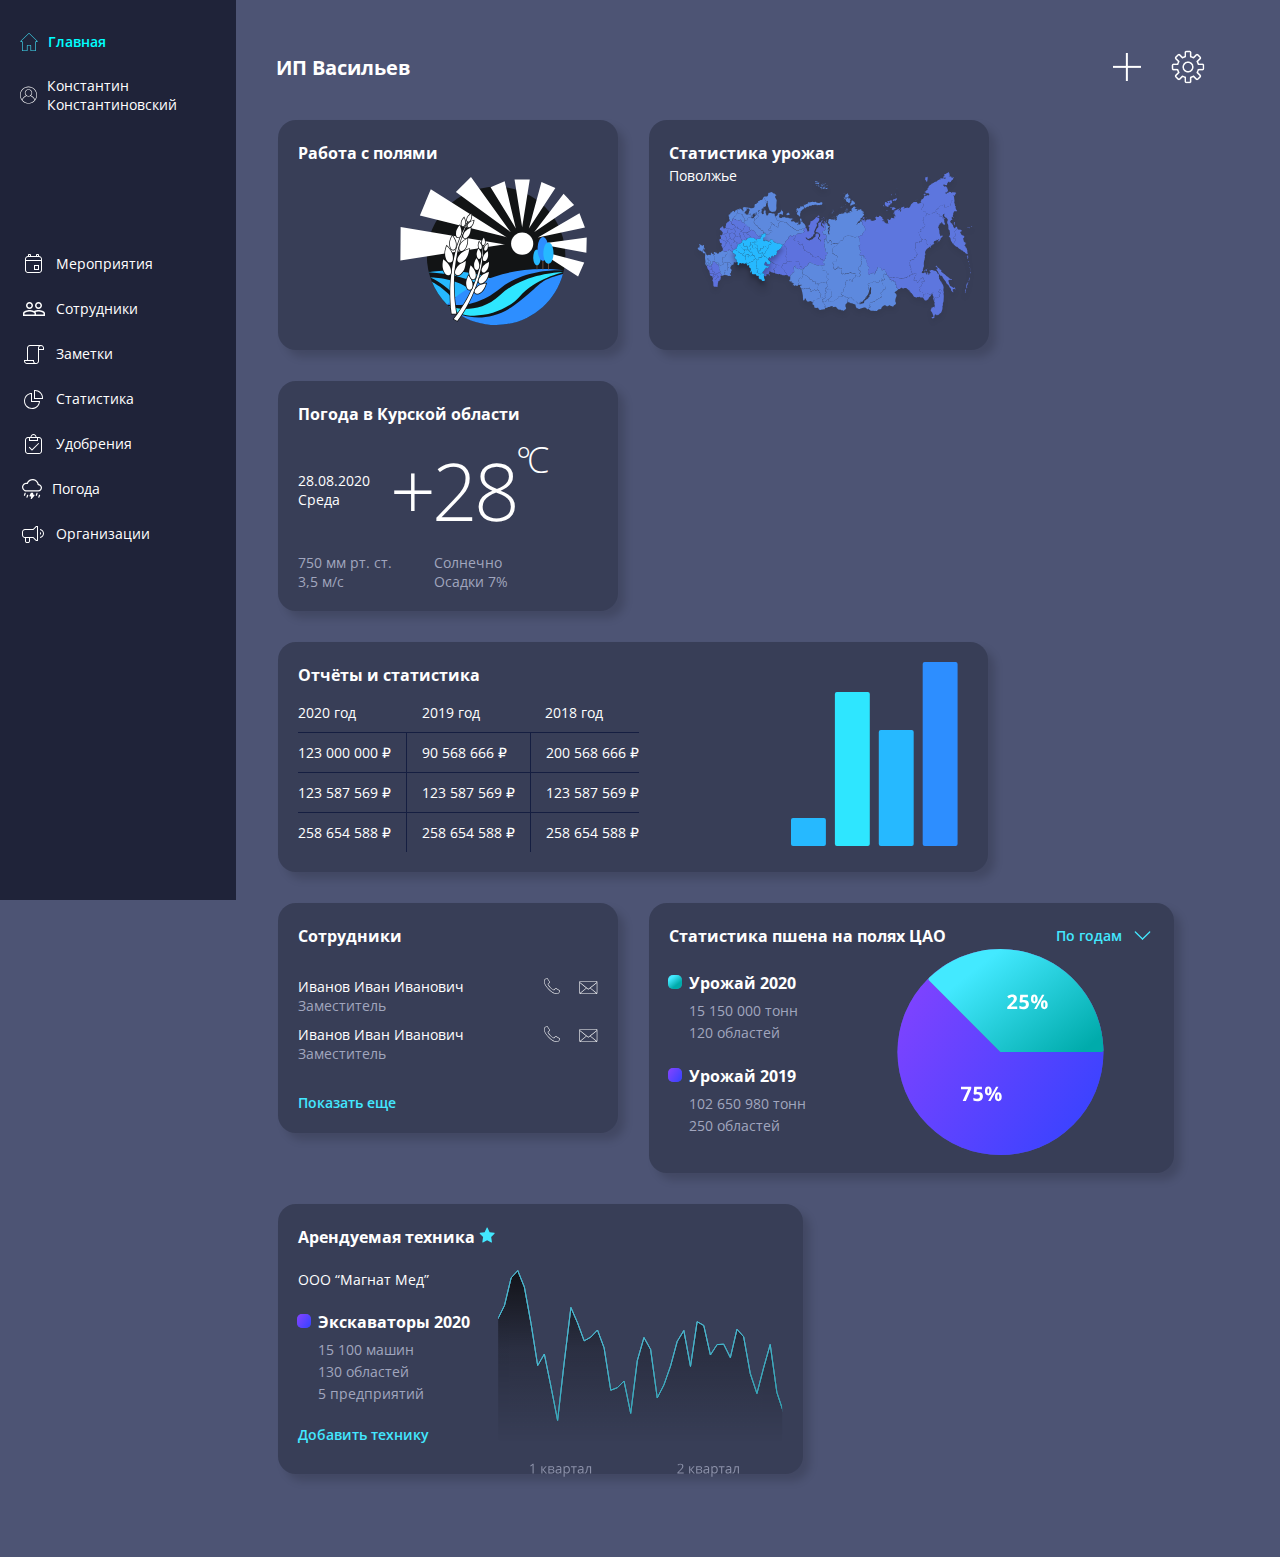
<file: index.html>
<!doctype html>
<html lang="en">
<head>
    <!--  Title  -->
    <title>Главная - «Коммерсантъ КАРТОТЕКА»</title>

    <!--  Meta  -->
    <meta charset="UTF-8">
    <meta name="viewport"
          content="width=device-width, user-scalable=no, initial-scale=1.0, maximum-scale=1.0, minimum-scale=1.0">
    <meta http-equiv="X-UA-Compatible" content="ie=edge">

    <!--  Styles  -->
    <link rel="stylesheet" href="./src/assets/styles/index.css">

    <!--  Scripts  -->
</head>
<body>
    <!--  Sidebar  -->
    <aside class="sidebar">

        <!--  Sidebar top section  -->
        <div class="sidebar__wrapper sidebar__wrapper__top">

            <!--  Sidebar elems  -->
            <a class="sidebar__item-active" href="">
                <img src="./src/assets/images/components/sidebar/main-active.svg" alt="" class="sidebar__item-img">
                <span class="sidebar__item-text">Главная</span>
            </a>

            <a class="sidebar__item" href="">
                <img src="./src/assets/images/components/sidebar/profile.svg" alt="" class="sidebar__item-img">
                <span class="sidebar__item-text">Константин Константиновский</span>
            </a>
        </div>

        <!--  Sidebar bottom section  -->
        <div class="sidebar__wrapper sidebar__wrapper__bottom">

            <!--  Sidebar elems  -->
            <a class="sidebar__item" href="./src/pages/events/events.html">
                <img src="./src/assets/images/components/sidebar/events.svg" alt="" class="sidebar__item-img">
                <span class="sidebar__item-text">Мероприятия</span>
            </a>

            <a class="sidebar__item" href="">
                <img src="./src/assets/images/components/sidebar/staff.svg" alt="" class="sidebar__item-img">
                <span class="sidebar__item-text">Сотрудники</span>
            </a>

            <a class="sidebar__item" href="">
                <img src="./src/assets/images/components/sidebar/notes.svg" alt="" class="sidebar__item-img">
                <span class="sidebar__item-text">Заметки</span>
            </a>

            <a class="sidebar__item" href="">
                <img src="./src/assets/images/components/sidebar/statistics.svg" alt="" class="sidebar__item-img">
                <span class="sidebar__item-text">Статистика</span>
            </a>

            <a class="sidebar__item" href="">
                <img src="./src/assets/images/components/sidebar/fertilizers.svg" alt="" class="sidebar__item-img">
                <span class="sidebar__item-text">Удобрения</span>
            </a>

            <a class="sidebar__item" href="">
                <img src="./src/assets/images/components/sidebar/weather.svg" alt="" class="sidebar__item-img">
                <span class="sidebar__item-text">Погода</span>
            </a>

            <a class="sidebar__item" href="./src/pages/organizations/organizations.html">
                <img src="./src/assets/images/components/sidebar/organizations.svg" alt="" class="sidebar__item-img">
                <span class="sidebar__item-text">Организации</span>
            </a>
        </div>
    </aside>

    <!--  Main  -->
    <main class="main">

        <!--  Main header  -->
        <header class="main__header">
            <div class="main__header__title">
                <p class="main__header__title-text">
                    ИП Васильев
                </p>
            </div>

            <div class="main__header__options">
                <a href="" class="main__header__options__wrapper">
                    <img src="./src/assets/images/components/header/adding.png" alt="">
                </a>
                <a href="" class="main__header__options__wrapper">
                    <img src="./src/assets/images/components/header/settings.png" alt="">
                </a>
            </div>
        </header>

        <!--  Main content  -->
        <div class="main__content">

            <!--  Main wrappers items  -->
            <!--  Работа с полями  -->
            <div class="main__content__wrapper working-with-fields">
                <div class="main__content__wrapper__title">
                    <p class="main__content-title">Работа с полями</p>
                </div>
            </div>

            <!--  Статистика урожая  -->
            <div class="main__content__wrapper harvest-statistics">
                <div class="main__content__wrapper__title">
                    <p class="main__content-title">Статистика урожая</p>
                </div>

                <div class="main__content__wrapper__text">
                    <p class="main__content-text">Поволжье</p>
                </div>
            </div>

            <!--  Погода  -->
            <div class="main__content__wrapper weather">
                <div class="main__content__wrapper__title">
                    <p class="main__content-title">Погода в Курской области</p>
                </div>

                <div class="main__content__wrapper__text">
                    <div class="main__content__wrapper-left">
                        <p class="main__content-text">28.08.2020</p>
                        <p class="main__content-text">Среда</p>
                    </div>

                    <div class="main__content__wrapper-right">
                        <p class="main__content-text-lg">+28<sup>°C</sup></p>
                    </div>

                </div>

                <div class="main__content__wrapper__text">
                    <div class="main__content__wrapper-left">
                        <p class="main__content-text text-light">750 мм рт. ст.</p>
                        <p class="main__content-text text-light">3,5 м/с</p>
                    </div>

                    <div class="main__content__wrapper-right">
                        <p class="main__content-text text-light">Солнечно</p>
                        <p class="main__content-text text-light">Осадки 7%</p>
                    </div>
                </div>


            </div>

            <!--  Отчёты и статистика  -->
            <div class="main__content__wrapper reports">

                <div class="main__content__wrapper__reports">
                    <p class="main__content-title">Отчёты и статистика</p>

                    <div class="main__content__wrapper__chart">
                        <img class="main__image-mobile" src="./src/assets/images/main_page/chart.svg" alt="">
                    </div>

                    <div class="main__content__wrapper__reports__table">

                        <div class="main__content__wrapper__reports__table-col left">
                            <div class="main__content__wrapper__reports__table-row">
                                <p class="main__content-text">2020 год</p>
                            </div>
                            <div class="main__content__wrapper__reports__table-row">
                                <p class="main__content-text">123 000 000 ₽</p>
                            </div>
                            <div class="main__content__wrapper__reports__table-row">
                                <p class="main__content-text">123 587 569 ₽</p>
                            </div>
                            <div class="main__content__wrapper__reports__table-row">
                                <p class="main__content-text">258 654 588 ₽</p>
                            </div>
                        </div>

                        <div class="main__content__wrapper__reports__table-col center">
                            <div class="main__content__wrapper__reports__table-row">
                                <p class="main__content-text">2019 год</p>
                            </div>
                            <div class="main__content__wrapper__reports__table-row">
                                <p class="main__content-text">90 568 666 ₽</p>
                            </div>
                            <div class="main__content__wrapper__reports__table-row">
                                <p class="main__content-text">123 587 569 ₽</p>
                            </div>
                            <div class="main__content__wrapper__reports__table-row">
                                <p class="main__content-text">258 654 588 ₽</p>
                            </div>
                        </div>

                        <div class="main__content__wrapper__reports__table-col right">
                            <div class="main__content__wrapper__reports__table-row">
                                <p class="main__content-text">2018 год</p>
                            </div>
                            <div class="main__content__wrapper__reports__table-row">
                                <p class="main__content-text">200 568 666 ₽</p>
                            </div>
                            <div class="main__content__wrapper__reports__table-row">
                                <p class="main__content-text">123 587 569 ₽</p>
                            </div>
                            <div class="main__content__wrapper__reports__table-row">
                                <p class="main__content-text">258 654 588 ₽</p>
                            </div>
                        </div>

                    </div>

                </div>

                <div class="main__content__wrapper__chart">
                    <img class="main__image-desktop" src="./src/assets/images/main_page/chart.svg" alt="">
                </div>
            </div>

            <!--    Сотрудники    -->
            <div class="main__content__wrapper staff">
                <div class="main__content__wrapper__title">
                    <p class="main__content-title">Сотрудники</p>
                </div>


                <div class="main__content__wrapper__title">
                    <div class="main__content__wrapper__title staff-wrapper">
                        <div class="main__content__wrapper__title-col">
                            <p class="main__content-text text">Иванов Иван Иванович</p>
                            <p class="main__content-text text-light">Заместитель</p>
                        </div>

                        <div class="main__content__wrapper__title-row">
                            <img src="./src/assets/images/main_page/phone.svg" alt="">
                            <img src="./src/assets/images/main_page/mail.svg" alt="">
                        </div>
                    </div>

                    <div class="main__content__wrapper__title staff-wrapper">
                        <div class="main__content__wrapper__title-col">
                            <p class="main__content-text text">Иванов Иван Иванович</p>
                            <p class="main__content-text text-light">Заместитель</p>
                        </div>

                        <div class="main__content__wrapper__title-row">
                            <img src="./src/assets/images/main_page/phone.svg" alt="">
                            <img src="./src/assets/images/main_page/mail.svg" alt="">
                        </div>
                    </div>
                </div>


                <div class="main__content__wrapper__title">
                    <a href="" class="main__content-link">Показать еще</a>
                </div>
            </div>

            <!--    Статистика пшена на полях ЦАО     -->
            <div class="main__content__wrapper millet-statistics">
                <div class="main__content__wrapper__title">
                    <p class="main__content-title">Статистика пшена на полях ЦАО</p>

                    <a href="" class="main__content-link">По годам <img src="./src/assets/images/main_page/menu.svg" alt=""></a>
                </div>

                <div class="main__content__wrapper__title">
                    <div class="main__content__wrapper__title-row">
                        <div class="main__content__wrapper__title__wrapper-list">
                            <ul class="main__content__wrapper__title-list">
                                <li class="main__content__wrapper__title-list-li">
                                    <p class="main__content-title">Урожай 2020</p>
                                    <p class="main__content-text text-light">15 150 000 тонн</p>
                                    <p class="main__content-text text-light">120 областей</p>
                                </li>
                            </ul>

                            <ul class="main__content__wrapper__title-list">
                                <li>
                                    <p class="main__content-title">Урожай 2019</p>
                                    <p class="main__content-text text-light">102 650 980 тонн</p>
                                    <p class="main__content-text text-light">250 областей</p>
                                </li>
                            </ul>
                        </div>

                        <img src="./src/assets/images/main_page/diagram.svg" alt="" class="main__content__wrapper__title-diagram">
                    </div>
                </div>
            </div>

            <!--    Арендуемая техника    -->
            <div class="main__content__wrapper leased-equipment">
                <div class="main__content__wrapper-col">
                    <div class="main__content__wrapper__title">
                        <p class="main__content-title">Арендуемая техника <img src="./src/assets/images/main_page/star.svg" alt=""></p>

                        <div class="main__content__wrapper__text">
                            <p class="main__content-text">ООО “Магнат Мед”</p>
                        </div>

                        <div class="main__content__wrapper__title__wrapper-list">
                            <ul class="main__content__wrapper__title-list">
                                <li>
                                    <p class="main__content-title">Экскаваторы 2020</p>
                                    <p class="main__content-text text-light">15 100 машин</p>
                                    <p class="main__content-text text-light">130 областей</p>
                                    <p class="main__content-text text-light">5 предприятий</p>
                                </li>
                            </ul>
                        </div>

                        <div class="main__content__wrapper__title">
                            <a href="" class="main__content-link">Добавить технику</a>
                        </div>

                    </div>
                </div>

                <div class="main__content__wrapper-col">
                    <img class="main__content__wrapper-col-statistic" src="./src/assets/images/main_page/technic-statistic.svg" alt="">
                </div>

            </div>
        </div>
    </main>
</body>
</html>
</file>
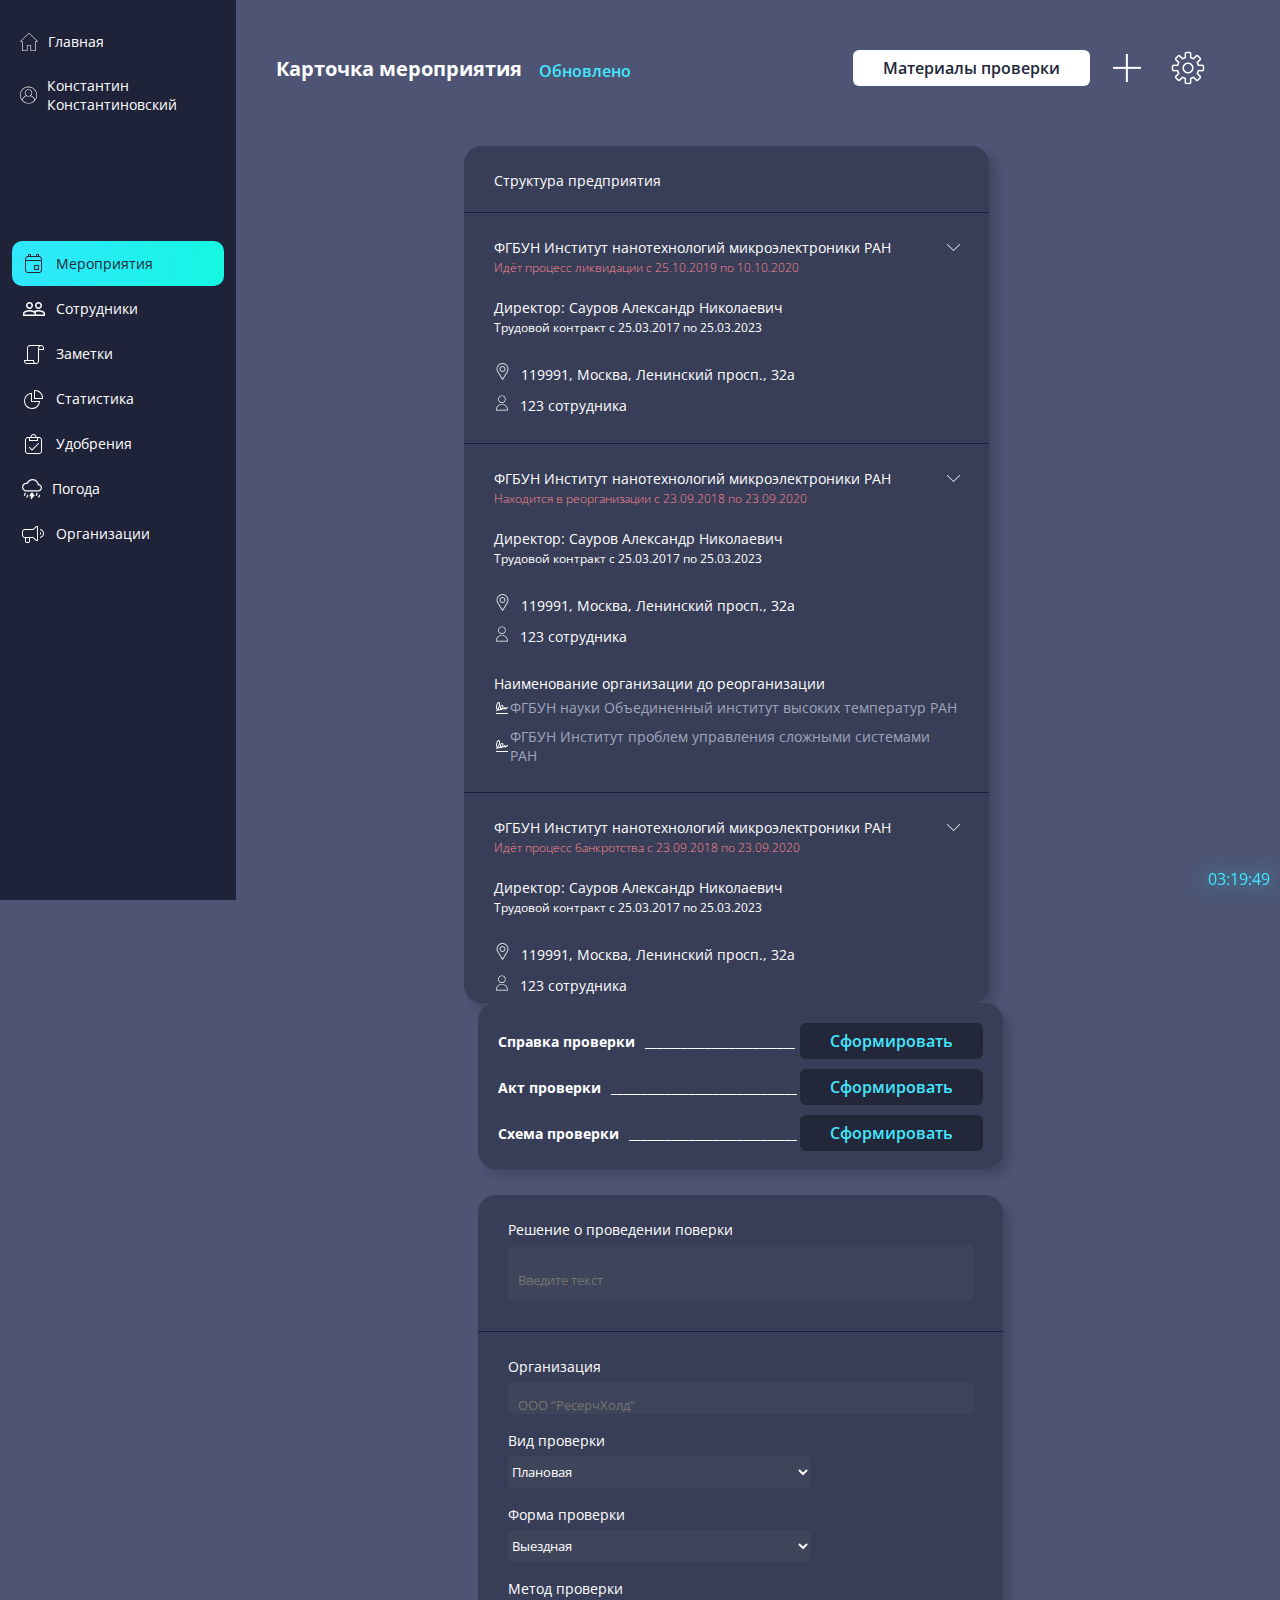
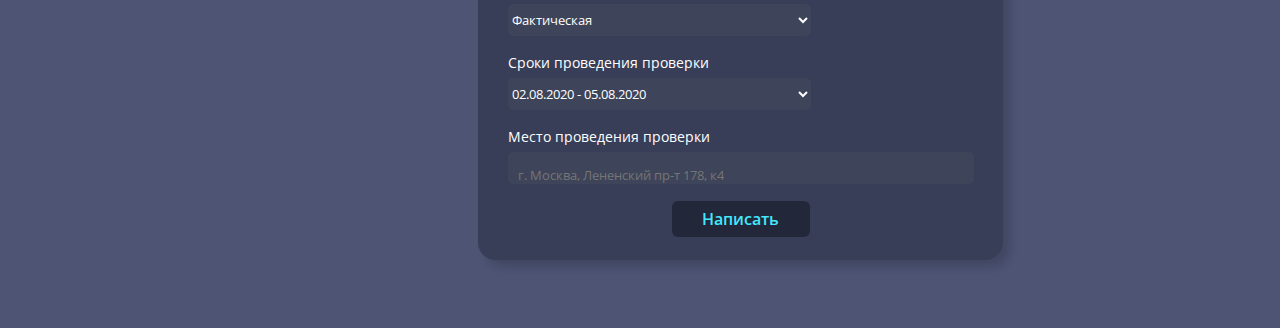
<file: src/pages/events/events.html>
<!doctype html>
<html lang="en">
<head>
    <!--  Title  -->
    <title>Мироприятия - «Коммерсантъ КАРТОТЕКА»</title>

    <!--  Meta  -->
    <meta charset="UTF-8">
    <meta name="viewport"
          content="width=device-width, user-scalable=no, initial-scale=1.0, maximum-scale=1.0, minimum-scale=1.0">
    <meta http-equiv="X-UA-Compatible" content="ie=edge">

    <!--  Styles  -->
    <link rel="stylesheet" href="../../../src/assets/styles/events.css">

    <!--  Scripts  -->
    <script defer src="../../assets/scripts/dateAlert.js"></script>
</head>
<body>
    <!--  Sidebar  -->
    <aside class="sidebar">

        <!--  Sidebar top section  -->
        <div class="sidebar__wrapper sidebar__wrapper__top">

            <!--  Sidebar elems  -->
            <a class="sidebar__item" href="../../../index.html">
                <img src="../../../src/assets/images/components/sidebar/main.svg" alt="" class="sidebar__item-img">
                <span class="sidebar__item-text">Главная</span>
            </a>

            <a class="sidebar__item" href="">
                <img src="../../../src/assets/images/components/sidebar/profile.svg" alt="" class="sidebar__item-img">
                <span class="sidebar__item-text">Константин Константиновский</span>
            </a>
        </div>

        <!--  Sidebar bottom section  -->
        <div class="sidebar__wrapper sidebar__wrapper__bottom">

            <!--  Sidebar elems  -->
            <a class="sidebar__item-active" href="../../../src/pages/events/events.html">
                <img src="../../../src/assets/images/components/sidebar/events-active.svg" alt="" class="sidebar__item-img">
                <span class="sidebar__item-text active">Мероприятия</span>
            </a>

            <a class="sidebar__item" href="">
                <img src="../../../src/assets/images/components/sidebar/staff.svg" alt="" class="sidebar__item-img">
                <span class="sidebar__item-text">Сотрудники</span>
            </a>

            <a class="sidebar__item" href="">
                <img src="../../../src/assets/images/components/sidebar/notes.svg" alt="" class="sidebar__item-img">
                <span class="sidebar__item-text">Заметки</span>
            </a>

            <a class="sidebar__item" href="">
                <img src="../../../src/assets/images/components/sidebar/statistics.svg" alt="" class="sidebar__item-img">
                <span class="sidebar__item-text">Статистика</span>
            </a>

            <a class="sidebar__item" href="">
                <img src="../../../src/assets/images/components/sidebar/fertilizers.svg" alt="" class="sidebar__item-img">
                <span class="sidebar__item-text">Удобрения</span>
            </a>

            <a class="sidebar__item" href="">
                <img src="../../../src/assets/images/components/sidebar/weather.svg" alt="" class="sidebar__item-img">
                <span class="sidebar__item-text">Погода</span>
            </a>

            <a class="sidebar__item" href="../../../src/pages/organizations/organizations.html">
                <img src="../../../src/assets/images/components/sidebar/organizations.svg" alt="" class="sidebar__item-img">
                <span class="sidebar__item-text">Организации</span>
            </a>
        </div>
    </aside>

    <!--  Main  -->
    <main class="main">

        <!--  Main header  -->
        <header class="main__header">
            <div class="main__header__title">
                <p class="main__header__title-text">
                    Карточка мероприятия
                </p>

                <p class="main__header__title__status">
                    Обновлено
                </p>
            </div>

            <div class="main__header__options">
                <a href="" class="main__header__options__wrapper button">
                    Материалы проверки
                </a>
                <a href="" class="main__header__options__wrapper">
                    <img src="../../../src/assets/images/components/header/adding.png" alt="">
                </a>
                <a href="" class="main__header__options__wrapper">
                    <img src="../../../src/assets/images/components/header/settings.png" alt="">
                </a>
            </div>
        </header>

        <!--  Main content  -->
        <div class="main__content">

            <!--  Main wrappers items  -->
            <!--  Left col in main wrapper  -->
            <div class="main__content__wrapper-col">

                <!--  Структура предприятия  -->
                <div class="main__content__wrapper structure">
                    <div class="check-row structure-header">
                        <p class="structure-row-text">
                            Структура предприятия
                        </p>
                    </div>

                    <hr size="1px" color="#151E41" class="main__content__wrapper-hr">

                    <div class="check-row structure-header">
                        <div class="structure-row-text">
                            <p class="structure-row-text-top">
                                ФГБУН Институт нанотехнологий микроэлектроники РАН
                                <img src="../../../src/assets/images/events_page/check-back.svg" alt="">
                            </p>

                            <span class="structure-row-text-under">
                                Идёт процесс ликвидации с 25.10.2019 по 10.10.2020
                            </span>
                        </div>

                        <div class="structure-row-text">
                            <p class="structure-row-text-top text-normal">
                                Директор: Сауров Александр Николаевич
                            </p>

                            <span class="structure-row-text-under under-normal">
                                Трудовой контракт с 25.03.2017 по 25.03.2023
                            </span>
                        </div>

                        <div class="structure-row-text">
                            <p class="structure-row-text-top top-normal">
                                <img src="../../../src/assets/images/events_page/locate.svg" alt="">
                                119991, Москва, Ленинский просп., 32а
                            </p>

                            <p class="structure-row-text-top top-normal">
                                <img src="../../../src/assets/images/events_page/person.svg" alt="">
                                123 сотрудника
                            </p>
                        </div>

                    </div>

                    <hr size="1px" color="#151E41" class="main__content__wrapper-hr">

                    <div class="check-row structure-header">
                        <div class="structure-row-text">
                            <p class="structure-row-text-top">
                                ФГБУН Институт нанотехнологий микроэлектроники РАН
                                <img src="../../../src/assets/images/events_page/check-back.svg" alt="">
                            </p>

                            <span class="structure-row-text-under">
                                Находится в реорганизации с 23.09.2018 по 23.09.2020
                            </span>
                        </div>

                        <div class="structure-row-text">
                            <p class="structure-row-text-top text-normal">
                                Директор: Сауров Александр Николаевич
                            </p>

                            <span class="structure-row-text-under under-normal">
                                Трудовой контракт с 25.03.2017 по 25.03.2023
                            </span>
                        </div>

                        <div class="structure-row-text">
                            <p class="structure-row-text-top top-normal">
                                <img src="../../../src/assets/images/events_page/locate.svg" alt="">
                                119991, Москва, Ленинский просп., 32а
                            </p>

                            <p class="structure-row-text-top top-normal">
                                <img src="../../../src/assets/images/events_page/person.svg" alt="">
                                123 сотрудника
                            </p>
                        </div>

                        <div class="structure-row-text">
                            <p class="structure-row-text-top">
                                Наименование организации до реорганизации
                            </p>

                            <p class="structure-row-text-top top-light">
                                <img src="../../../src/assets/images/events_page/signature.svg" alt="">
                                ФГБУН науки Объединенный институт высоких температур РАН
                            </p>

                            <p class="structure-row-text-top top-light">
                                <img src="../../../src/assets/images/events_page/signature.svg" alt="">
                                ФГБУН Институт проблем управления сложными системами РАН
                            </p>

                        </div>
                    </div>

                    <hr size="1px" color="#151E41" class="main__content__wrapper-hr">

                    <div class="check-row structure-header">
                        <div class="structure-row-text">
                            <p class="structure-row-text-top">
                                ФГБУН Институт нанотехнологий микроэлектроники РАН
                                <img src="../../../src/assets/images/events_page/check-back.svg" alt="">
                            </p>

                            <span class="structure-row-text-under">
                                Идёт процесс банкротства с 23.09.2018 по 23.09.2020
                            </span>
                        </div>

                        <div class="structure-row-text">
                            <p class="structure-row-text-top text-normal">
                                Директор: Сауров Александр Николаевич
                            </p>

                            <span class="structure-row-text-under under-normal">
                                Трудовой контракт с 25.03.2017 по 25.03.2023
                            </span>
                        </div>

                        <div class="structure-row-text">
                            <p class="structure-row-text-top top-normal">
                                <img src="../../../src/assets/images/events_page/locate.svg" alt="">
                                119991, Москва, Ленинский просп., 32а
                            </p>

                            <p class="structure-row-text-top top-normal">
                                <img src="../../../src/assets/images/events_page/person.svg" alt="">
                                123 сотрудника
                            </p>
                        </div>

                    </div>
                </div>

            </div>

            <!--  Right col in main wrapper  -->
            <div class="main__content__wrapper-col">

                <!--  Формирование  -->
                <div class="main__content__wrapper forming">
                    <div class="forming-row">
                        <p class="forming-row-text text-1">
                            Справка проверки
                        </p>

                        <p class="forming-row-text">

                        </p>

                        <a href="" class="main__content__wrapper-button">
                            Сформировать
                        </a>
                    </div>
                    <div class="forming-row">
                        <p class="forming-row-text text-2">
                            Акт проверки
                        </p>

                        <p class="forming-row-text">

                        </p>

                        <a href="" class="main__content__wrapper-button">
                            Сформировать
                        </a>
                    </div>
                    <div class="forming-row">
                        <p class="forming-row-text text-3">
                            Схема проверки
                        </p>

                        <p class="forming-row-text">

                        </p>

                        <a href="" class="main__content__wrapper-button">
                            Сформировать
                        </a>
                    </div>
                </div>

                <!--  Решение о проведении поверки  -->
                <div class="main__content__wrapper check">
                    <div class="check-row check-header">
                        <label class="check-row-text" for="check-row-text">
                            Решение о проведении поверки
                        </label>
                        <input id="check-row-text" type="text" class="check-row-input" placeholder="Введите текст">
                    </div>

                    <hr size="1px" color="#151E41" class="main__content__wrapper-hr">

                    <div class="check-row check-body">
                        <form action="">
                            <fieldset>
                                <label class="check-row-text" for="check-row-text2">
                                    Организация
                                </label>
                                <input id="check-row-text2" type="text" class="check-row-input" placeholder="ООО “РесерчХолд”">
                            </fieldset>

                            <fieldset>
                                <label class="check-row-text" for="check-row-input">
                                    Вид проверки
                                </label>
                                <select class="check-row-input" name="check-row-input" id="check-row-input">
                                    <option selected>Плановая</option>
                                    <option value="1">1</option>
                                    <option value="2">2</option>
                                </select>
                            </fieldset>

                            <fieldset>
                                <label class="check-row-text" for="check-row-input3">
                                    Форма проверки
                                </label>
                                <select class="check-row-input" name="check-row-input" id="check-row-input3">
                                    <option selected>Выездная</option>
                                    <option value="1">1</option>
                                    <option value="2">2</option>
                                </select>
                            </fieldset>

                            <fieldset>
                                <label class="check-row-text" for="check-row-input4">
                                    Метод проверки
                                </label>
                                <select class="check-row-input" name="check-row-input" id="check-row-input4">
                                    <option selected>Фактическая</option>
                                    <option value="1">1</option>
                                    <option value="2">2</option>
                                </select>
                            </fieldset>

                            <fieldset>
                                <label class="check-row-text" for="check-row-input5">
                                    Сроки проведения проверки
                                </label>
                                <select class="check-row-input" name="check-row-input" id="check-row-input5">
                                    <option selected>02.08.2020 - 05.08.2020 </option>
                                    <option value="1">1</option>
                                    <option value="2">2</option>
                                </select>
                            </fieldset>

                            <fieldset>
                                <label class="check-row-text" for="check-row-text3">
                                    Место проведения проверки
                                </label>
                                <input id="check-row-text3" type="text" class="check-row-input" placeholder="г. Москва, Лененский пр-т 178, к4">
                            </fieldset>

                        </form>

                        <a href="" class="main__content__wrapper-button submit">
                            Написать
                        </a>
                    </div>
                </div>

            </div>
        </div>
    </main>

    <!--  Alert time now with async refresh  -->
    <div id="date-alert">

    </div>
</body>
</html>
</file>
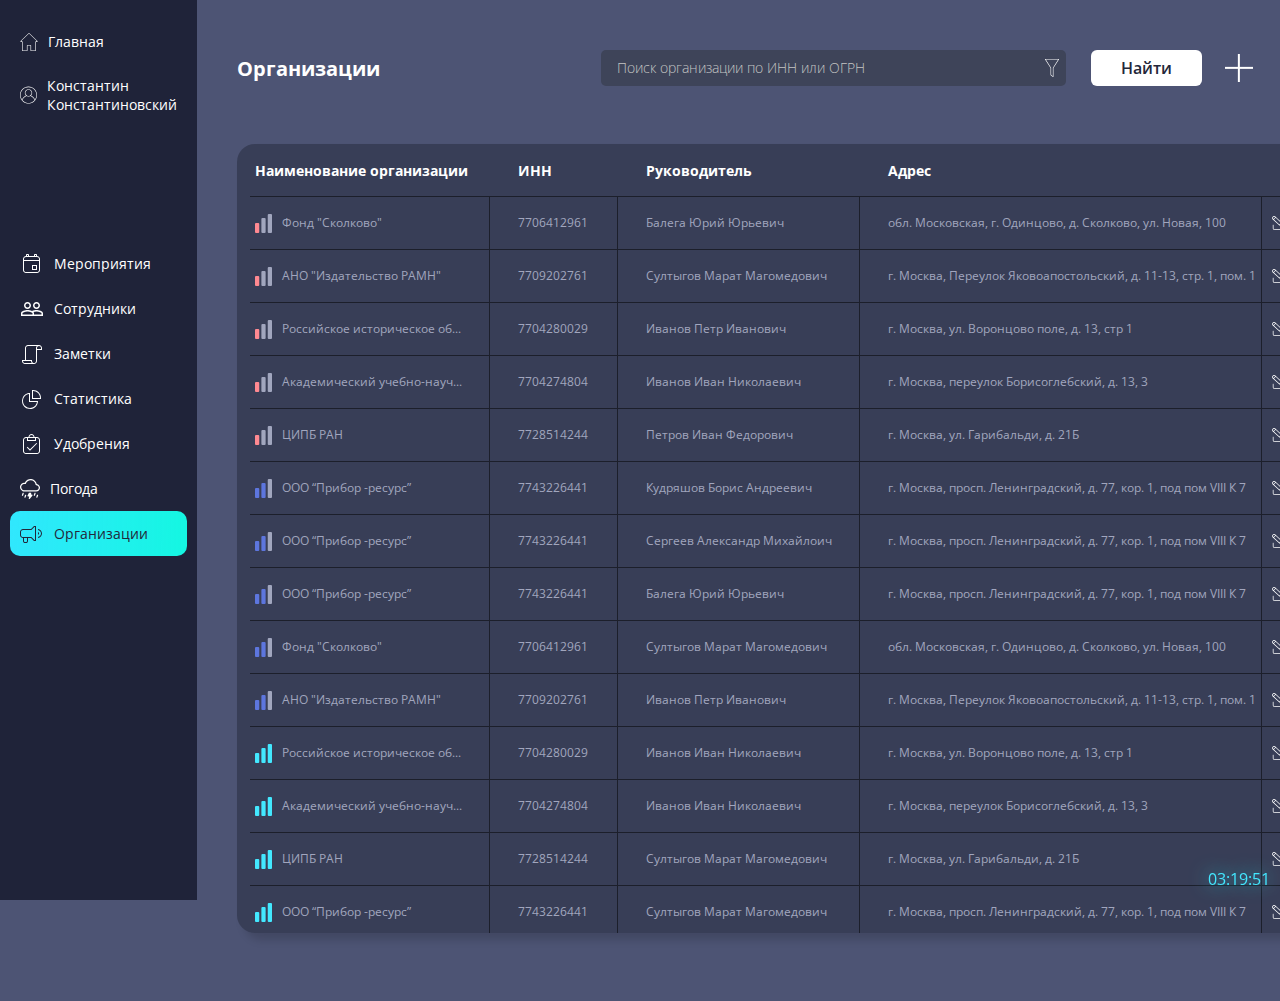
<file: src/pages/organizations/organizations.html>
<!doctype html>
<html lang="en">
<head>
    <!--  Title  -->
    <title>Организации - «Коммерсантъ КАРТОТЕКА»</title>

    <!--  Meta  -->
    <meta charset="UTF-8">
    <meta name="viewport"
          content="width=device-width, user-scalable=no, initial-scale=1.0, maximum-scale=1.0, minimum-scale=1.0">
    <meta http-equiv="X-UA-Compatible" content="ie=edge">

    <!--  Styles  -->
    <link rel="stylesheet" href="../../../src/assets/styles/organizations.css">

    <!--  Scripts  -->
    <script defer src="../../assets/scripts/dateAlert.js"></script>
</head>
<body>
    <!--  Sidebar  -->
    <aside class="sidebar">

        <!--  Sidebar top section  -->
        <div class="sidebar__wrapper sidebar__wrapper__top">

            <!--  Sidebar elems  -->
            <a class="sidebar__item" href="../../../index.html">
                <img src="../../../src/assets/images/components/sidebar/main.svg" alt="" class="sidebar__item-img">
                <span class="sidebar__item-text">Главная</span>
            </a>

            <a class="sidebar__item" href="">
                <img src="../../../src/assets/images/components/sidebar/profile.svg" alt="" class="sidebar__item-img">
                <span class="sidebar__item-text">Константин Константиновский</span>
            </a>
        </div>

        <!--  Sidebar bottom section  -->
        <div class="sidebar__wrapper sidebar__wrapper__bottom">

            <!--  Sidebar elems  -->
            <a class="sidebar__item" href="../../../src/pages/events/events.html">
                <img src="../../../src/assets/images/components/sidebar/events.svg" alt="" class="sidebar__item-img">
                <span class="sidebar__item-text">Мероприятия</span>
            </a>

            <a class="sidebar__item" href="">
                <img src="../../../src/assets/images/components/sidebar/staff.svg" alt="" class="sidebar__item-img">
                <span class="sidebar__item-text">Сотрудники</span>
            </a>

            <a class="sidebar__item" href="">
                <img src="../../../src/assets/images/components/sidebar/notes.svg" alt="" class="sidebar__item-img">
                <span class="sidebar__item-text">Заметки</span>
            </a>

            <a class="sidebar__item" href="">
                <img src="../../../src/assets/images/components/sidebar/statistics.svg" alt="" class="sidebar__item-img">
                <span class="sidebar__item-text">Статистика</span>
            </a>

            <a class="sidebar__item" href="">
                <img src="../../../src/assets/images/components/sidebar/fertilizers.svg" alt="" class="sidebar__item-img">
                <span class="sidebar__item-text">Удобрения</span>
            </a>

            <a class="sidebar__item" href="">
                <img src="../../../src/assets/images/components/sidebar/weather.svg" alt="" class="sidebar__item-img">
                <span class="sidebar__item-text">Погода</span>
            </a>

            <a class="sidebar__item-active" href="../../../src/pages/organizations/organizations.html">
                <img src="../../../src/assets/images/components/sidebar/organizations-active.svg" alt="" class="sidebar__item-img">
                <span class="sidebar__item-text active">Организации</span>
            </a>
        </div>
    </aside>

    <!--  Main  -->
    <main class="main">

        <!--  Main header  -->
        <header class="main__header">

            <!--  Header title  -->
            <div class="main__header__title">
                <p class="main__header__title-text">
                    Организации
                </p>
            </div>

            <!--  Header options  -->
            <div class="main__header__options">
                <a class="main__header__options__wrapper input-filter">
                    <input id="input-filter" class="main__header__options__wrapper-input" placeholder="Поиск организации по ИНН или ОГРН"/>
                    <label for="input-filter">
                        <img class="input-filter-img" src="../../../src/assets/images/components/header/filter.svg" alt="">
                    </label>
                </a>
                <a href="" class="main__header__options__wrapper button">
                    Найти
                </a>
                <a href="" class="main__header__options__wrapper">
                    <img src="../../../src/assets/images/components/header/adding.png" alt="">
                </a>
                <a href="" class="main__header__options__wrapper">
                    <img src="../../../src/assets/images/components/header/settings.png" alt="">
                </a>
            </div>
        </header>

        <!--  Main content  -->
        <div class="main__content">

            <!--  Main wrappers item  -->
            <!--  Main table  -->
            <div class="main__content__wrapper">

                <!--  Main table rows  -->
                <div class="main__content__wrapper-header">

                    <!--  Main table row title  -->
                    <div class="main__content__wrapper-row">
                        <div class="main__content__wrapper-row-item">
                            <p class="main__content__wrapper-header-title edge">
                                Наименование организации
                            </p>
                        </div>
                        <div class="main__content__wrapper-row-item">
                            <p class="main__content__wrapper-header-title">
                                ИНН
                            </p>
                        </div>
                        <div class="main__content__wrapper-row-item">
                            <p class="main__content__wrapper-header-title">
                                Руководитель
                            </p>
                        </div>
                        <div class="main__content__wrapper-row-item">
                            <p class="main__content__wrapper-header-title">
                                Адрес
                            </p>
                        </div>

                        <div class="main__content__wrapper-row-item">
                            <p class="main__content__wrapper-header-edit">

                            </p>
                        </div>
                    </div>


                    <!--  Main table other rows  -->
                    <div class="main__content__wrapper-row data-table">
                        <div class="main__content__wrapper-row-item name">
                            <p class="main__content__wrapper-header-title edge">
                                <img src="../../../src/assets/images/organizations_page/signal-low.svg" alt="">

                                Фонд "Сколково"
                            </p>
                        </div>
                        <div class="main__content__wrapper-row-item inn">
                            <p class="main__content__wrapper-header-title">
                                7706412961
                            </p>
                        </div>
                        <div class="main__content__wrapper-row-item director">
                            <p class="main__content__wrapper-header-title">
                                Балега Юрий Юрьевич
                            </p>
                        </div>
                        <div class="main__content__wrapper-row-item address">
                            <p class="main__content__wrapper-header-title">
                                обл. Московская, г. Одинцово, д. Сколково, ул. Новая, 100
                            </p>
                        </div>

                        <div class="main__content__wrapper-row-item edit">
                            <p class="main__content__wrapper-header-edit">
                                <img src="../../../src/assets/images/organizations_page/edit.svg" alt="">
                            </p>
                        </div>
                    </div>
                    <div class="main__content__wrapper-row data-table">
                        <div class="main__content__wrapper-row-item name">
                            <p class="main__content__wrapper-header-title edge">
                                <img src="../../../src/assets/images/organizations_page/signal-low.svg" alt="">

                                АНО "Издательство РАМН"
                            </p>
                        </div>
                        <div class="main__content__wrapper-row-item inn">
                            <p class="main__content__wrapper-header-title">
                                7709202761
                            </p>
                        </div>
                        <div class="main__content__wrapper-row-item director">
                            <p class="main__content__wrapper-header-title">
                                Султыгов Марат Магомедович
                            </p>
                        </div>
                        <div class="main__content__wrapper-row-item address">
                            <p class="main__content__wrapper-header-title">
                                г. Москва, Переулок Яковоапостольский, д. 11-13, стр. 1, пом. 1
                            </p>
                        </div>

                        <div class="main__content__wrapper-row-item edit">
                            <p class="main__content__wrapper-header-edit">
                                <img src="../../../src/assets/images/organizations_page/edit.svg" alt="">
                            </p>
                        </div>
                    </div>
                    <div class="main__content__wrapper-row data-table">
                        <div class="main__content__wrapper-row-item name">
                            <p class="main__content__wrapper-header-title edge">
                                <img src="../../../src/assets/images/organizations_page/signal-low.svg" alt="">

                                Российское историческое об...
                            </p>
                        </div>
                        <div class="main__content__wrapper-row-item inn">
                            <p class="main__content__wrapper-header-title">
                                7704280029
                            </p>
                        </div>
                        <div class="main__content__wrapper-row-item director">
                            <p class="main__content__wrapper-header-title">
                                Иванов  Петр Иванович
                            </p>
                        </div>
                        <div class="main__content__wrapper-row-item address">
                            <p class="main__content__wrapper-header-title">
                                г. Москва, ул. Воронцово поле, д. 13, стр 1
                            </p>
                        </div>

                        <div class="main__content__wrapper-row-item edit">
                            <p class="main__content__wrapper-header-edit">
                                <img src="../../../src/assets/images/organizations_page/edit.svg" alt="">
                            </p>
                        </div>
                    </div>
                    <div class="main__content__wrapper-row data-table">
                        <div class="main__content__wrapper-row-item name">
                            <p class="main__content__wrapper-header-title edge">
                                <img src="../../../src/assets/images/organizations_page/signal-low.svg" alt="">

                                Академический учебно-науч...
                            </p>
                        </div>
                        <div class="main__content__wrapper-row-item inn">
                            <p class="main__content__wrapper-header-title">
                                7704274804
                            </p>
                        </div>
                        <div class="main__content__wrapper-row-item director">
                            <p class="main__content__wrapper-header-title">
                                Иванов  Иван Николаевич
                            </p>
                        </div>
                        <div class="main__content__wrapper-row-item address">
                            <p class="main__content__wrapper-header-title">
                                г. Москва, переулок Борисоглебский, д. 13, 3
                            </p>
                        </div>

                        <div class="main__content__wrapper-row-item edit">
                            <p class="main__content__wrapper-header-edit">
                                <img src="../../../src/assets/images/organizations_page/edit.svg" alt="">
                            </p>
                        </div>
                    </div>
                    <div class="main__content__wrapper-row data-table">
                        <div class="main__content__wrapper-row-item name">
                            <p class="main__content__wrapper-header-title edge">
                                <img src="../../../src/assets/images/organizations_page/signal-low.svg" alt="">

                                ЦИПБ РАН
                            </p>
                        </div>
                        <div class="main__content__wrapper-row-item inn">
                            <p class="main__content__wrapper-header-title">
                                7728514244
                            </p>
                        </div>
                        <div class="main__content__wrapper-row-item director">
                            <p class="main__content__wrapper-header-title">
                                Петров  Иван Федорович
                            </p>
                        </div>
                        <div class="main__content__wrapper-row-item address">
                            <p class="main__content__wrapper-header-title">
                                г. Москва, ул. Гарибальди, д. 21Б
                            </p>
                        </div>

                        <div class="main__content__wrapper-row-item edit">
                            <p class="main__content__wrapper-header-edit">
                                <img src="../../../src/assets/images/organizations_page/edit.svg" alt="">
                            </p>
                        </div>
                    </div>
                    <div class="main__content__wrapper-row data-table">
                        <div class="main__content__wrapper-row-item name">
                            <p class="main__content__wrapper-header-title edge">
                                <img src="../../../src/assets/images/organizations_page/signal-middle.svg" alt="">

                                ООО “Прибор -ресурс”
                            </p>
                        </div>
                        <div class="main__content__wrapper-row-item inn">
                            <p class="main__content__wrapper-header-title">
                                7743226441
                            </p>
                        </div>
                        <div class="main__content__wrapper-row-item director">
                            <p class="main__content__wrapper-header-title">
                                Кудряшов  Борис  Андреевич
                            </p>
                        </div>
                        <div class="main__content__wrapper-row-item address">
                            <p class="main__content__wrapper-header-title">
                                г. Москва, просп. Ленинградский, д. 77, кор. 1, под пом VIII К 7
                            </p>
                        </div>

                        <div class="main__content__wrapper-row-item edit">
                            <p class="main__content__wrapper-header-edit">
                                <img src="../../../src/assets/images/organizations_page/edit.svg" alt="">
                            </p>
                        </div>
                    </div>
                    <div class="main__content__wrapper-row data-table">
                        <div class="main__content__wrapper-row-item name">
                            <p class="main__content__wrapper-header-title edge">
                                <img src="../../../src/assets/images/organizations_page/signal-middle.svg" alt="">

                                ООО “Прибор -ресурс”
                            </p>
                        </div>
                        <div class="main__content__wrapper-row-item inn">
                            <p class="main__content__wrapper-header-title">
                                7743226441
                            </p>
                        </div>
                        <div class="main__content__wrapper-row-item director">
                            <p class="main__content__wrapper-header-title">
                                Сергеев Александр Михайлоич
                            </p>
                        </div>
                        <div class="main__content__wrapper-row-item address">
                            <p class="main__content__wrapper-header-title">
                                г. Москва, просп. Ленинградский, д. 77, кор. 1, под пом VIII К 7
                            </p>
                        </div>

                        <div class="main__content__wrapper-row-item edit">
                            <p class="main__content__wrapper-header-edit">
                                <img src="../../../src/assets/images/organizations_page/edit.svg" alt="">
                            </p>
                        </div>
                    </div>
                    <div class="main__content__wrapper-row data-table">
                        <div class="main__content__wrapper-row-item name">
                            <p class="main__content__wrapper-header-title edge">
                                <img src="../../../src/assets/images/organizations_page/signal-middle.svg" alt="">

                                ООО “Прибор -ресурс”
                            </p>
                        </div>
                        <div class="main__content__wrapper-row-item inn">
                            <p class="main__content__wrapper-header-title">
                                7743226441
                            </p>
                        </div>
                        <div class="main__content__wrapper-row-item director">
                            <p class="main__content__wrapper-header-title">
                                Балега Юрий Юрьевич
                            </p>
                        </div>
                        <div class="main__content__wrapper-row-item address">
                            <p class="main__content__wrapper-header-title">
                                г. Москва, просп. Ленинградский, д. 77, кор. 1, под пом VIII К 7
                            </p>
                        </div>

                        <div class="main__content__wrapper-row-item edit">
                            <p class="main__content__wrapper-header-edit">
                                <img src="../../../src/assets/images/organizations_page/edit.svg" alt="">
                            </p>
                        </div>
                    </div>
                    <div class="main__content__wrapper-row data-table">
                        <div class="main__content__wrapper-row-item name">
                            <p class="main__content__wrapper-header-title edge">
                                <img src="../../../src/assets/images/organizations_page/signal-middle.svg" alt="">

                                Фонд "Сколково"
                            </p>
                        </div>
                        <div class="main__content__wrapper-row-item inn">
                            <p class="main__content__wrapper-header-title">
                                7706412961
                            </p>
                        </div>
                        <div class="main__content__wrapper-row-item director">
                            <p class="main__content__wrapper-header-title">
                                Султыгов Марат Магомедович
                            </p>
                        </div>
                        <div class="main__content__wrapper-row-item address">
                            <p class="main__content__wrapper-header-title">
                                обл. Московская, г. Одинцово, д. Сколково, ул. Новая, 100
                            </p>
                        </div>

                        <div class="main__content__wrapper-row-item edit">
                            <p class="main__content__wrapper-header-edit">
                                <img src="../../../src/assets/images/organizations_page/edit.svg" alt="">
                            </p>
                        </div>
                    </div>
                    <div class="main__content__wrapper-row data-table">
                        <div class="main__content__wrapper-row-item name">
                            <p class="main__content__wrapper-header-title edge">
                                <img src="../../../src/assets/images/organizations_page/signal-middle.svg" alt="">

                                АНО "Издательство РАМН"
                            </p>
                        </div>
                        <div class="main__content__wrapper-row-item inn">
                            <p class="main__content__wrapper-header-title">
                                7709202761
                            </p>
                        </div>
                        <div class="main__content__wrapper-row-item director">
                            <p class="main__content__wrapper-header-title">
                                Иванов  Петр Иванович
                            </p>
                        </div>
                        <div class="main__content__wrapper-row-item address">
                            <p class="main__content__wrapper-header-title">
                                г. Москва, Переулок Яковоапостольский, д. 11-13, стр. 1, пом. 1
                            </p>
                        </div>

                        <div class="main__content__wrapper-row-item edit">
                            <p class="main__content__wrapper-header-edit">
                                <img src="../../../src/assets/images/organizations_page/edit.svg" alt="">
                            </p>
                        </div>
                    </div>
                    <div class="main__content__wrapper-row data-table">
                        <div class="main__content__wrapper-row-item name">
                            <p class="main__content__wrapper-header-title edge">
                                <img src="../../../src/assets/images/organizations_page/signal-high.svg" alt="">

                                Российское историческое об...
                            </p>
                        </div>
                        <div class="main__content__wrapper-row-item inn">
                            <p class="main__content__wrapper-header-title">
                                7704280029
                            </p>
                        </div>
                        <div class="main__content__wrapper-row-item director">
                            <p class="main__content__wrapper-header-title">
                                Иванов  Иван Николаевич
                            </p>
                        </div>
                        <div class="main__content__wrapper-row-item address">
                            <p class="main__content__wrapper-header-title">
                                г. Москва, ул. Воронцово поле, д. 13, стр 1
                            </p>
                        </div>

                        <div class="main__content__wrapper-row-item edit">
                            <p class="main__content__wrapper-header-edit">
                                <img src="../../../src/assets/images/organizations_page/edit.svg" alt="">
                            </p>
                        </div>
                    </div>
                    <div class="main__content__wrapper-row data-table">
                        <div class="main__content__wrapper-row-item name">
                            <p class="main__content__wrapper-header-title edge">
                                <img src="../../../src/assets/images/organizations_page/signal-high.svg" alt="">

                                Академический учебно-науч...
                            </p>
                        </div>
                        <div class="main__content__wrapper-row-item inn">
                            <p class="main__content__wrapper-header-title">
                                7704274804
                            </p>
                        </div>
                        <div class="main__content__wrapper-row-item director">
                            <p class="main__content__wrapper-header-title">
                                Иванов  Иван Николаевич
                            </p>
                        </div>
                        <div class="main__content__wrapper-row-item address">
                            <p class="main__content__wrapper-header-title">
                                г. Москва, переулок Борисоглебский, д. 13, 3
                            </p>
                        </div>

                        <div class="main__content__wrapper-row-item edit">
                            <p class="main__content__wrapper-header-edit">
                                <img src="../../../src/assets/images/organizations_page/edit.svg" alt="">
                            </p>
                        </div>
                    </div>
                    <div class="main__content__wrapper-row data-table">
                        <div class="main__content__wrapper-row-item name">
                            <p class="main__content__wrapper-header-title edge">
                                <img src="../../../src/assets/images/organizations_page/signal-high.svg" alt="">

                                ЦИПБ РАН
                            </p>
                        </div>
                        <div class="main__content__wrapper-row-item inn">
                            <p class="main__content__wrapper-header-title">
                                7728514244
                            </p>
                        </div>
                        <div class="main__content__wrapper-row-item director">
                            <p class="main__content__wrapper-header-title">
                                Султыгов Марат Магомедович
                            </p>
                        </div>
                        <div class="main__content__wrapper-row-item address">
                            <p class="main__content__wrapper-header-title">
                                г. Москва, ул. Гарибальди, д. 21Б
                            </p>
                        </div>

                        <div class="main__content__wrapper-row-item edit">
                            <p class="main__content__wrapper-header-edit">
                                <img src="../../../src/assets/images/organizations_page/edit.svg" alt="">
                            </p>
                        </div>
                    </div>
                    <div class="main__content__wrapper-row data-table">
                        <div class="main__content__wrapper-row-item name">
                            <p class="main__content__wrapper-header-title edge">
                                <img src="../../../src/assets/images/organizations_page/signal-high.svg" alt="">

                                ООО “Прибор -ресурс”
                            </p>
                        </div>
                        <div class="main__content__wrapper-row-item inn">
                            <p class="main__content__wrapper-header-title">
                                7743226441
                            </p>
                        </div>
                        <div class="main__content__wrapper-row-item director">
                            <p class="main__content__wrapper-header-title">
                                Султыгов Марат Магомедович
                            </p>
                        </div>
                        <div class="main__content__wrapper-row-item address">
                            <p class="main__content__wrapper-header-title">
                                г. Москва, просп. Ленинградский, д. 77, кор. 1, под пом VIII К 7
                            </p>
                        </div>

                        <div class="main__content__wrapper-row-item edit">
                            <p class="main__content__wrapper-header-edit">
                                <img src="../../../src/assets/images/organizations_page/edit.svg" alt="">
                            </p>
                        </div>
                    </div>
                    <div class="main__content__wrapper-row data-table">
                        <div class="main__content__wrapper-row-item name">
                            <p class="main__content__wrapper-header-title edge">
                                <img src="../../../src/assets/images/organizations_page/signal-low.svg" alt="">

                                Фонд "Сколково"
                            </p>
                        </div>
                        <div class="main__content__wrapper-row-item inn">
                            <p class="main__content__wrapper-header-title">
                                7706412961
                            </p>
                        </div>
                        <div class="main__content__wrapper-row-item director">
                            <p class="main__content__wrapper-header-title">
                                Балега Юрий Юрьевич
                            </p>
                        </div>
                        <div class="main__content__wrapper-row-item address">
                            <p class="main__content__wrapper-header-title">
                                обл. Московская, г. Одинцово, д. Сколково, ул. Новая, 100
                            </p>
                        </div>

                        <div class="main__content__wrapper-row-item edit">
                            <p class="main__content__wrapper-header-edit">
                                <img src="../../../src/assets/images/organizations_page/edit.svg" alt="">
                            </p>
                        </div>
                    </div>
                    <div class="main__content__wrapper-row data-table">
                        <div class="main__content__wrapper-row-item name">
                            <p class="main__content__wrapper-header-title edge">
                                <img src="../../../src/assets/images/organizations_page/signal-low.svg" alt="">

                                АНО "Издательство РАМН"
                            </p>
                        </div>
                        <div class="main__content__wrapper-row-item inn">
                            <p class="main__content__wrapper-header-title">
                                7709202761
                            </p>
                        </div>
                        <div class="main__content__wrapper-row-item director">
                            <p class="main__content__wrapper-header-title">
                                Султыгов Марат Магомедович
                            </p>
                        </div>
                        <div class="main__content__wrapper-row-item address">
                            <p class="main__content__wrapper-header-title">
                                г. Москва, Переулок Яковоапостольский, д. 11-13, стр. 1, пом. 1
                            </p>
                        </div>

                        <div class="main__content__wrapper-row-item edit">
                            <p class="main__content__wrapper-header-edit">
                                <img src="../../../src/assets/images/organizations_page/edit.svg" alt="">
                            </p>
                        </div>
                    </div>
                    <div class="main__content__wrapper-row data-table">
                        <div class="main__content__wrapper-row-item name">
                            <p class="main__content__wrapper-header-title edge">
                                <img src="../../../src/assets/images/organizations_page/signal-low.svg" alt="">

                                Российское историческое об...
                            </p>
                        </div>
                        <div class="main__content__wrapper-row-item inn">
                            <p class="main__content__wrapper-header-title">
                                7704280029
                            </p>
                        </div>
                        <div class="main__content__wrapper-row-item director">
                            <p class="main__content__wrapper-header-title">
                                Иванов  Петр Иванович
                            </p>
                        </div>
                        <div class="main__content__wrapper-row-item address">
                            <p class="main__content__wrapper-header-title">
                                г. Москва, ул. Воронцово поле, д. 13, стр 1
                            </p>
                        </div>

                        <div class="main__content__wrapper-row-item edit">
                            <p class="main__content__wrapper-header-edit">
                                <img src="../../../src/assets/images/organizations_page/edit.svg" alt="">
                            </p>
                        </div>
                    </div>
                    <div class="main__content__wrapper-row data-table">
                        <div class="main__content__wrapper-row-item name">
                            <p class="main__content__wrapper-header-title edge">
                                <img src="../../../src/assets/images/organizations_page/signal-low.svg" alt="">

                                Академический учебно-науч...
                            </p>
                        </div>
                        <div class="main__content__wrapper-row-item inn">
                            <p class="main__content__wrapper-header-title">
                                7704274804
                            </p>
                        </div>
                        <div class="main__content__wrapper-row-item director">
                            <p class="main__content__wrapper-header-title">
                                Иванов  Иван Николаевич
                            </p>
                        </div>
                        <div class="main__content__wrapper-row-item address">
                            <p class="main__content__wrapper-header-title">
                                г. Москва, переулок Борисоглебский, д. 13, 3
                            </p>
                        </div>

                        <div class="main__content__wrapper-row-item edit">
                            <p class="main__content__wrapper-header-edit">
                                <img src="../../../src/assets/images/organizations_page/edit.svg" alt="">
                            </p>
                        </div>
                    </div>
                    <div class="main__content__wrapper-row data-table">
                        <div class="main__content__wrapper-row-item name">
                            <p class="main__content__wrapper-header-title edge">
                                <img src="../../../src/assets/images/organizations_page/signal-low.svg" alt="">

                                ЦИПБ РАН
                            </p>
                        </div>
                        <div class="main__content__wrapper-row-item inn">
                            <p class="main__content__wrapper-header-title">
                                7728514244
                            </p>
                        </div>
                        <div class="main__content__wrapper-row-item director">
                            <p class="main__content__wrapper-header-title">
                                Петров  Иван Федорович
                            </p>
                        </div>
                        <div class="main__content__wrapper-row-item address">
                            <p class="main__content__wrapper-header-title">
                                г. Москва, ул. Гарибальди, д. 21Б
                            </p>
                        </div>

                        <div class="main__content__wrapper-row-item edit">
                            <p class="main__content__wrapper-header-edit">
                                <img src="../../../src/assets/images/organizations_page/edit.svg" alt="">
                            </p>
                        </div>
                    </div>
                    <div class="main__content__wrapper-row data-table">
                        <div class="main__content__wrapper-row-item name">
                            <p class="main__content__wrapper-header-title edge">
                                <img src="../../../src/assets/images/organizations_page/signal-middle.svg" alt="">

                                ООО “Прибор -ресурс”
                            </p>
                        </div>
                        <div class="main__content__wrapper-row-item inn">
                            <p class="main__content__wrapper-header-title">
                                7743226441
                            </p>
                        </div>
                        <div class="main__content__wrapper-row-item director">
                            <p class="main__content__wrapper-header-title">
                                Кудряшов  Борис  Андреевич
                            </p>
                        </div>
                        <div class="main__content__wrapper-row-item address">
                            <p class="main__content__wrapper-header-title">
                                г. Москва, просп. Ленинградский, д. 77, кор. 1, под пом VIII К 7
                            </p>
                        </div>

                        <div class="main__content__wrapper-row-item edit">
                            <p class="main__content__wrapper-header-edit">
                                <img src="../../../src/assets/images/organizations_page/edit.svg" alt="">
                            </p>
                        </div>
                    </div>
                    <div class="main__content__wrapper-row data-table">
                        <div class="main__content__wrapper-row-item name">
                            <p class="main__content__wrapper-header-title edge">
                                <img src="../../../src/assets/images/organizations_page/signal-middle.svg" alt="">

                                ООО “Прибор -ресурс”
                            </p>
                        </div>
                        <div class="main__content__wrapper-row-item inn">
                            <p class="main__content__wrapper-header-title">
                                7743226441
                            </p>
                        </div>
                        <div class="main__content__wrapper-row-item director">
                            <p class="main__content__wrapper-header-title">
                                Сергеев Александр Михайлоич
                            </p>
                        </div>
                        <div class="main__content__wrapper-row-item address">
                            <p class="main__content__wrapper-header-title">
                                г. Москва, просп. Ленинградский, д. 77, кор. 1, под пом VIII К 7
                            </p>
                        </div>

                        <div class="main__content__wrapper-row-item edit">
                            <p class="main__content__wrapper-header-edit">
                                <img src="../../../src/assets/images/organizations_page/edit.svg" alt="">
                            </p>
                        </div>
                    </div>
                    <div class="main__content__wrapper-row data-table">
                        <div class="main__content__wrapper-row-item name">
                            <p class="main__content__wrapper-header-title edge">
                                <img src="../../../src/assets/images/organizations_page/signal-middle.svg" alt="">

                                ООО “Прибор -ресурс”
                            </p>
                        </div>
                        <div class="main__content__wrapper-row-item inn">
                            <p class="main__content__wrapper-header-title">
                                7743226441
                            </p>
                        </div>
                        <div class="main__content__wrapper-row-item director">
                            <p class="main__content__wrapper-header-title">
                                Балега Юрий Юрьевич
                            </p>
                        </div>
                        <div class="main__content__wrapper-row-item address">
                            <p class="main__content__wrapper-header-title">
                                г. Москва, просп. Ленинградский, д. 77, кор. 1, под пом VIII К 7
                            </p>
                        </div>

                        <div class="main__content__wrapper-row-item edit">
                            <p class="main__content__wrapper-header-edit">
                                <img src="../../../src/assets/images/organizations_page/edit.svg" alt="">
                            </p>
                        </div>
                    </div>
                    <div class="main__content__wrapper-row data-table">
                        <div class="main__content__wrapper-row-item name">
                            <p class="main__content__wrapper-header-title edge">
                                <img src="../../../src/assets/images/organizations_page/signal-middle.svg" alt="">

                                Фонд "Сколково"
                            </p>
                        </div>
                        <div class="main__content__wrapper-row-item inn">
                            <p class="main__content__wrapper-header-title">
                                7706412961
                            </p>
                        </div>
                        <div class="main__content__wrapper-row-item director">
                            <p class="main__content__wrapper-header-title">
                                Султыгов Марат Магомедович
                            </p>
                        </div>
                        <div class="main__content__wrapper-row-item address">
                            <p class="main__content__wrapper-header-title">
                                обл. Московская, г. Одинцово, д. Сколково, ул. Новая, 100
                            </p>
                        </div>

                        <div class="main__content__wrapper-row-item edit">
                            <p class="main__content__wrapper-header-edit">
                                <img src="../../../src/assets/images/organizations_page/edit.svg" alt="">
                            </p>
                        </div>
                    </div>
                    <div class="main__content__wrapper-row data-table">
                        <div class="main__content__wrapper-row-item name">
                            <p class="main__content__wrapper-header-title edge">
                                <img src="../../../src/assets/images/organizations_page/signal-middle.svg" alt="">

                                АНО "Издательство РАМН"
                            </p>
                        </div>
                        <div class="main__content__wrapper-row-item inn">
                            <p class="main__content__wrapper-header-title">
                                7709202761
                            </p>
                        </div>
                        <div class="main__content__wrapper-row-item director">
                            <p class="main__content__wrapper-header-title">
                                Иванов  Петр Иванович
                            </p>
                        </div>
                        <div class="main__content__wrapper-row-item address">
                            <p class="main__content__wrapper-header-title">
                                г. Москва, Переулок Яковоапостольский, д. 11-13, стр. 1, пом. 1
                            </p>
                        </div>

                        <div class="main__content__wrapper-row-item edit">
                            <p class="main__content__wrapper-header-edit">
                                <img src="../../../src/assets/images/organizations_page/edit.svg" alt="">
                            </p>
                        </div>
                    </div>
                    <div class="main__content__wrapper-row data-table">
                        <div class="main__content__wrapper-row-item name">
                            <p class="main__content__wrapper-header-title edge">
                                <img src="../../../src/assets/images/organizations_page/signal-high.svg" alt="">

                                Российское историческое об...
                            </p>
                        </div>
                        <div class="main__content__wrapper-row-item inn">
                            <p class="main__content__wrapper-header-title">
                                7704280029
                            </p>
                        </div>
                        <div class="main__content__wrapper-row-item director">
                            <p class="main__content__wrapper-header-title">
                                Иванов  Иван Николаевич
                            </p>
                        </div>
                        <div class="main__content__wrapper-row-item address">
                            <p class="main__content__wrapper-header-title">
                                г. Москва, ул. Воронцово поле, д. 13, стр 1
                            </p>
                        </div>

                        <div class="main__content__wrapper-row-item edit">
                            <p class="main__content__wrapper-header-edit">
                                <img src="../../../src/assets/images/organizations_page/edit.svg" alt="">
                            </p>
                        </div>
                    </div>
                    <div class="main__content__wrapper-row data-table">
                        <div class="main__content__wrapper-row-item name">
                            <p class="main__content__wrapper-header-title edge">
                                <img src="../../../src/assets/images/organizations_page/signal-high.svg" alt="">

                                Академический учебно-науч...
                            </p>
                        </div>
                        <div class="main__content__wrapper-row-item inn">
                            <p class="main__content__wrapper-header-title">
                                7704274804
                            </p>
                        </div>
                        <div class="main__content__wrapper-row-item director">
                            <p class="main__content__wrapper-header-title">
                                Иванов  Иван Николаевич
                            </p>
                        </div>
                        <div class="main__content__wrapper-row-item address">
                            <p class="main__content__wrapper-header-title">
                                г. Москва, переулок Борисоглебский, д. 13, 3
                            </p>
                        </div>

                        <div class="main__content__wrapper-row-item edit">
                            <p class="main__content__wrapper-header-edit">
                                <img src="../../../src/assets/images/organizations_page/edit.svg" alt="">
                            </p>
                        </div>
                    </div>
                    <div class="main__content__wrapper-row data-table">
                        <div class="main__content__wrapper-row-item name">
                            <p class="main__content__wrapper-header-title edge">
                                <img src="../../../src/assets/images/organizations_page/signal-high.svg" alt="">

                                ЦИПБ РАН
                            </p>
                        </div>
                        <div class="main__content__wrapper-row-item inn">
                            <p class="main__content__wrapper-header-title">
                                7728514244
                            </p>
                        </div>
                        <div class="main__content__wrapper-row-item director">
                            <p class="main__content__wrapper-header-title">
                                Султыгов Марат Магомедович
                            </p>
                        </div>
                        <div class="main__content__wrapper-row-item address">
                            <p class="main__content__wrapper-header-title">
                                г. Москва, ул. Гарибальди, д. 21Б
                            </p>
                        </div>

                        <div class="main__content__wrapper-row-item edit">
                            <p class="main__content__wrapper-header-edit">
                                <img src="../../../src/assets/images/organizations_page/edit.svg" alt="">
                            </p>
                        </div>
                    </div>
                    <div class="main__content__wrapper-row data-table">
                        <div class="main__content__wrapper-row-item name">
                            <p class="main__content__wrapper-header-title edge">
                                <img src="../../../src/assets/images/organizations_page/signal-high.svg" alt="">

                                ООО “Прибор -ресурс”
                            </p>
                        </div>
                        <div class="main__content__wrapper-row-item inn">
                            <p class="main__content__wrapper-header-title">
                                7743226441
                            </p>
                        </div>
                        <div class="main__content__wrapper-row-item director">
                            <p class="main__content__wrapper-header-title">
                                Султыгов Марат Магомедович
                            </p>
                        </div>
                        <div class="main__content__wrapper-row-item address">
                            <p class="main__content__wrapper-header-title">
                                г. Москва, просп. Ленинградский, д. 77, кор. 1, под пом VIII К 7
                            </p>
                        </div>

                        <div class="main__content__wrapper-row-item edit">
                            <p class="main__content__wrapper-header-edit">
                                <img src="../../../src/assets/images/organizations_page/edit.svg" alt="">
                            </p>
                        </div>
                    </div>
                    <div class="main__content__wrapper-row data-table">
                        <div class="main__content__wrapper-row-item name">
                            <p class="main__content__wrapper-header-title edge">
                                <img src="../../../src/assets/images/organizations_page/signal-middle.svg" alt="">

                                Фонд "Сколково"
                            </p>
                        </div>
                        <div class="main__content__wrapper-row-item inn">
                            <p class="main__content__wrapper-header-title">
                                7706412961
                            </p>
                        </div>
                        <div class="main__content__wrapper-row-item director">
                            <p class="main__content__wrapper-header-title">
                                Султыгов Марат Магомедович
                            </p>
                        </div>
                        <div class="main__content__wrapper-row-item address">
                            <p class="main__content__wrapper-header-title">
                                обл. Московская, г. Одинцово, д. Сколково, ул. Новая, 100
                            </p>
                        </div>

                        <div class="main__content__wrapper-row-item edit">
                            <p class="main__content__wrapper-header-edit">
                                <img src="../../../src/assets/images/organizations_page/edit.svg" alt="">
                            </p>
                        </div>
                    </div>
                    <div class="main__content__wrapper-row data-table">
                        <div class="main__content__wrapper-row-item name">
                            <p class="main__content__wrapper-header-title edge">
                                <img src="../../../src/assets/images/organizations_page/signal-middle.svg" alt="">

                                АНО "Издательство РАМН"
                            </p>
                        </div>
                        <div class="main__content__wrapper-row-item inn">
                            <p class="main__content__wrapper-header-title">
                                7709202761
                            </p>
                        </div>
                        <div class="main__content__wrapper-row-item director">
                            <p class="main__content__wrapper-header-title">
                                Иванов  Петр Иванович
                            </p>
                        </div>
                        <div class="main__content__wrapper-row-item address">
                            <p class="main__content__wrapper-header-title">
                                г. Москва, Переулок Яковоапостольский, д. 11-13, стр. 1, пом. 1
                            </p>
                        </div>

                        <div class="main__content__wrapper-row-item edit">
                            <p class="main__content__wrapper-header-edit">
                                <img src="../../../src/assets/images/organizations_page/edit.svg" alt="">
                            </p>
                        </div>
                    </div>
                    <div class="main__content__wrapper-row data-table">
                        <div class="main__content__wrapper-row-item name">
                            <p class="main__content__wrapper-header-title edge">
                                <img src="../../../src/assets/images/organizations_page/signal-high.svg" alt="">

                                Российское историческое об...
                            </p>
                        </div>
                        <div class="main__content__wrapper-row-item inn">
                            <p class="main__content__wrapper-header-title">
                                7704280029
                            </p>
                        </div>
                        <div class="main__content__wrapper-row-item director">
                            <p class="main__content__wrapper-header-title">
                                Иванов  Иван Николаевич
                            </p>
                        </div>
                        <div class="main__content__wrapper-row-item address">
                            <p class="main__content__wrapper-header-title">
                                г. Москва, ул. Воронцово поле, д. 13, стр 1
                            </p>
                        </div>

                        <div class="main__content__wrapper-row-item edit">
                            <p class="main__content__wrapper-header-edit">
                                <img src="../../../src/assets/images/organizations_page/edit.svg" alt="">
                            </p>
                        </div>
                    </div>
                    <div class="main__content__wrapper-row data-table">
                        <div class="main__content__wrapper-row-item name">
                            <p class="main__content__wrapper-header-title edge">
                                <img src="../../../src/assets/images/organizations_page/signal-high.svg" alt="">

                                Академический учебно-науч...
                            </p>
                        </div>
                        <div class="main__content__wrapper-row-item inn">
                            <p class="main__content__wrapper-header-title">
                                7704274804
                            </p>
                        </div>
                        <div class="main__content__wrapper-row-item director">
                            <p class="main__content__wrapper-header-title">
                                Иванов  Иван Николаевич
                            </p>
                        </div>
                        <div class="main__content__wrapper-row-item address">
                            <p class="main__content__wrapper-header-title">
                                г. Москва, переулок Борисоглебский, д. 13, 3
                            </p>
                        </div>

                        <div class="main__content__wrapper-row-item edit">
                            <p class="main__content__wrapper-header-edit">
                                <img src="../../../src/assets/images/organizations_page/edit.svg" alt="">
                            </p>
                        </div>
                    </div>
                    <div class="main__content__wrapper-row data-table">
                        <div class="main__content__wrapper-row-item name">
                            <p class="main__content__wrapper-header-title edge">
                                <img src="../../../src/assets/images/organizations_page/signal-high.svg" alt="">

                                ЦИПБ РАН
                            </p>
                        </div>
                        <div class="main__content__wrapper-row-item inn">
                            <p class="main__content__wrapper-header-title">
                                7728514244
                            </p>
                        </div>
                        <div class="main__content__wrapper-row-item director">
                            <p class="main__content__wrapper-header-title">
                                Султыгов Марат Магомедович
                            </p>
                        </div>
                        <div class="main__content__wrapper-row-item address">
                            <p class="main__content__wrapper-header-title">
                                г. Москва, ул. Гарибальди, д. 21Б
                            </p>
                        </div>

                        <div class="main__content__wrapper-row-item edit">
                            <p class="main__content__wrapper-header-edit">
                                <img src="../../../src/assets/images/organizations_page/edit.svg" alt="">
                            </p>
                        </div>
                    </div>
                    <div class="main__content__wrapper-row data-table">
                        <div class="main__content__wrapper-row-item name">
                            <p class="main__content__wrapper-header-title edge">
                                <img src="../../../src/assets/images/organizations_page/signal-high.svg" alt="">

                                ООО “Прибор -ресурс”
                            </p>
                        </div>
                        <div class="main__content__wrapper-row-item inn">
                            <p class="main__content__wrapper-header-title">
                                7743226441
                            </p>
                        </div>
                        <div class="main__content__wrapper-row-item director">
                            <p class="main__content__wrapper-header-title">
                                Султыгов Марат Магомедович
                            </p>
                        </div>
                        <div class="main__content__wrapper-row-item address">
                            <p class="main__content__wrapper-header-title">
                                г. Москва, просп. Ленинградский, д. 77, кор. 1, под пом VIII К 7
                            </p>
                        </div>

                        <div class="main__content__wrapper-row-item edit">
                            <p class="main__content__wrapper-header-edit">
                                <img src="../../../src/assets/images/organizations_page/edit.svg" alt="">
                            </p>
                        </div>
                    </div>
                </div>
            </div>
        </div>
    </main>

    <!--  Alert time now with async refresh  -->
    <div id="date-alert">

    </div>
</body>
</html>
</file>
<file: src/assets/styles/index.css>
@import url("https://fonts.googleapis.com/css2?family=Open+Sans:ital,wght@0,300;0,400;0,500;0,600;0,700;0,800;1,300;1,400;1,500;1,600;1,700;1,800&display=swap");
* {
  box-sizing: border-box;
  margin: 0;
  padding: 0;
  font-family: "Open Sans", serif;
  font-smooth: always;
  -webkit-font-smoothing: antialiased;
  -moz-osx-font-smoothing: grayscale;
  color: #fff;
  scroll-behavior: smooth;
}

body {
  display: flex;
  flex-direction: row;
  align-items: start;
  justify-content: start;
  background-color: #4D5474;
  overflow-x: hidden;
}

::-webkit-scrollbar {
  width: 15px;
}

::-webkit-scrollbar-track {
  background-color: #3E4459;
  border-radius: 6px;
}

::-webkit-scrollbar-thumb {
  background-color: #23273A;
  border-radius: 6px;
}

#date-alert {
  position: fixed;
  z-index: 10000;
  width: 100vw;
  bottom: 10px;
  right: 10px;
  text-align: right;
  color: #43E8FF;
  text-shadow: #43E8FF 0 0 20px;
}

@media (max-width: 425px) {
  body {
    flex-direction: column;
  }
  body .sidebar {
    display: flex;
    flex-direction: row;
    align-items: center;
    justify-content: center;
    flex-wrap: wrap;
    width: 100%;
    height: 200px;
  }
  body .sidebar__wrapper {
    display: flex;
    flex-direction: row;
    align-items: center;
    justify-content: center;
    position: relative;
  }
  body .sidebar__wrapper:first-child, body .sidebar__wrapper:last-child {
    width: 100%;
  }
  body .sidebar__wrapper .sidebar__item, body .sidebar__wrapper .sidebar__item-active {
    justify-content: center !important;
    align-items: center !important;
    height: 100px;
    margin: 0 2px;
  }
  body .sidebar__wrapper .sidebar__item img, body .sidebar__wrapper .sidebar__item-active img {
    width: 35px;
  }
  body .sidebar__wrapper__top {
    display: flex;
    flex-direction: row;
    align-items: center;
    justify-content: center;
    margin: 0;
  }
}
.sidebar {
  display: flex;
  flex-direction: column;
  align-items: start;
  justify-content: start;
  position: sticky;
  background-color: #1F2339;
  height: 100vh;
  width: 296px;
  top: 0;
  z-index: 1000;
}
.sidebar__item, .sidebar__item-active {
  display: flex;
  flex-direction: row;
  align-items: center;
  justify-content: start;
  width: 100%;
  margin-bottom: 25px;
  text-decoration: none;
}
.sidebar__item:nth-last-of-type(1), .sidebar__item-active:nth-last-of-type(1) {
  margin-bottom: 0;
}
.sidebar__item-text, .sidebar__item-active-text {
  font-style: normal;
  font-weight: 400;
  font-size: 14px;
  line-height: 19px;
  margin-left: 10px;
}
.sidebar__wrapper {
  display: flex;
  flex-direction: column;
  align-items: center;
  justify-content: center;
}
.sidebar__wrapper__top {
  margin: 32px 20px 127px 20px;
}
.sidebar__wrapper__top .sidebar__item-active .sidebar__item-text {
  font-weight: 600;
  color: aqua;
}
.sidebar__wrapper__bottom {
  width: 100%;
}
.sidebar__wrapper__bottom .sidebar__item-active, .sidebar__wrapper__bottom .sidebar__item {
  width: 90%;
  background: radial-gradient(133.33% 2508.35% at -4.59% -10%, #32E6FF 0%, rgba(0, 255, 209, 0.81) 100%), #43E8FF;
  border-radius: 10px;
  height: 45px;
  padding-left: 10px;
  margin-bottom: 0;
}
.sidebar__wrapper__bottom .sidebar__item-active-text, .sidebar__wrapper__bottom .sidebar__item-text {
  width: 90%;
}
.sidebar__wrapper__bottom .sidebar__item-active .active {
  color: #23273A;
}
.sidebar__wrapper__bottom .sidebar__item {
  background: none;
}
.sidebar__wrapper__bottom .sidebar__item-text {
  color: #fff;
}

@media (max-width: 1024px) {
  .sidebar {
    width: 200px;
  }
}
@media (max-width: 768px) {
  .sidebar {
    align-items: center;
    justify-content: center;
    width: 100px;
  }
  .sidebar__wrapper__top {
    margin: 32px 20px 127px 20px;
  }
  .sidebar__wrapper__bottom .sidebar__item, .sidebar__wrapper__bottom .sidebar__item-active {
    display: flex;
    justify-content: center;
    padding-left: 0;
  }
  .sidebar__item-text {
    display: none;
  }
  .sidebar__item-img {
    width: 45px;
  }
  .sidebar__item, .sidebar__item-active {
    margin-top: 10px;
  }
}
@media (max-width: 425px) {
  .sidebar {
    width: 80px;
  }
}
@media (max-width: 375px) {
  .sidebar {
    width: 70px;
  }
}
.main {
  display: flex;
  flex-direction: column;
  align-items: center;
  justify-content: center;
  width: 100%;
  padding: 50px 75px 68px 40px;
}
.main__header {
  display: flex;
  flex-direction: row;
  align-items: center;
  justify-content: space-between;
  width: 100%;
}
.main__header__title {
  display: flex;
  flex-direction: row;
  align-items: end;
  justify-content: end;
}
.main__header__title-text {
  font-style: normal;
  font-weight: 700;
  font-size: 20px;
  line-height: 27px;
}
.main__header__title__status {
  font-style: normal;
  font-weight: 600;
  font-size: 16px;
  line-height: 22px;
  color: #43E8FF;
  margin-left: 17px;
}
.main__header__options {
  display: flex;
  flex-direction: row;
  align-items: center;
  justify-content: center;
}
.main__header__options .input-filter {
  margin-right: 25px;
  margin-left: 25px;
  width: 465px;
  height: 36px;
}
.main__header__options .input-filter ::-webkit-input-placeholder {
  color: #C4C4C4;
  font-style: normal;
  font-weight: 300;
  font-size: 14px;
  line-height: 19px;
}
.main__header__options .input-filter .main__header__options__wrapper-input {
  width: 100%;
  height: 100%;
  background: #3E4459;
  border-radius: 5px 0 0 5px;
  border: none;
  padding-left: 16px;
}
.main__header__options .input-filter label {
  display: flex;
  flex-direction: row;
  align-items: center;
  justify-content: center;
  background: #3E4459;
  border-radius: 0 5px 5px 0;
  height: 100%;
  width: 30px;
}
.main__header__options .input-filter label img {
  width: 14px;
}
.main__header__options .button {
  display: flex;
  flex-direction: row;
  align-items: center;
  justify-content: center;
  padding: 7px 30px;
  margin-right: 23px;
  background-color: #fff;
  border-radius: 6px;
  font-style: normal;
  font-weight: 600;
  font-size: 16px;
  line-height: 22px;
  color: #23273A;
}
.main__header__options__wrapper {
  display: flex;
  flex-direction: row;
  align-items: center;
  justify-content: center;
  text-decoration: none;
}
.main__header__options__wrapper:last-of-type {
  margin-left: 30px;
}

@media (max-width: 1024px) {
  .main {
    justify-content: start;
    align-items: start;
    padding: 20px 20px 20px 20px;
  }
  .main__header {
    width: 100%;
  }
  .main__content {
    display: flex;
    flex-direction: column;
    align-items: start;
    justify-content: start;
  }
  .main__content .reports {
    width: 370px !important;
    height: 400px;
  }
  .main__content .reports img {
    display: none;
  }
}
@media (max-width: 768px) {
  .main__header {
    justify-content: space-evenly;
    align-items: center;
    flex-wrap: wrap;
  }
}
@media (max-width: 425px) {
  .main__header {
    width: 100%;
    flex-wrap: wrap;
  }
}
.main__content {
  display: flex;
  flex-direction: row;
  align-items: start;
  justify-content: start;
  flex-wrap: wrap;
  width: 103%;
  margin-top: 20px;
}
.main__content__wrapper {
  background: #383E57;
  box-shadow: 7px 7px 8px rgba(0, 0, 0, 0.15);
  border-radius: 18px;
  padding: 20px;
  margin: 15.5px;
  width: 340px;
  height: 230px;
}
.main__content .working-with-fields {
  background-image: url("../images/main_page/oceanology.svg");
  background-repeat: no-repeat;
  background-position: 80% 70%;
}
.main__content .harvest-statistics {
  background-image: url("../images/main_page/map.svg");
  background-repeat: no-repeat;
  background-position: 80% 70%;
}
.main__content .weather {
  display: flex;
  flex-direction: column;
  align-items: start;
  justify-content: space-between;
}
.main__content .weather .main__content__wrapper__text {
  display: flex;
  flex-direction: row;
  align-items: center;
  justify-content: space-between;
  width: 70%;
}
.main__content .weather .main__content-text-lg {
  font-style: normal;
  font-weight: 300;
  font-size: 80px;
  line-height: 109px;
  /* identical to box height */
  letter-spacing: -0.05em;
  margin-left: 20px;
}
.main__content .weather .main__content-text-lg sup {
  position: absolute;
  font-style: normal;
  font-weight: 300;
  font-size: 36px;
  line-height: 49px;
}
.main__content .reports {
  display: flex;
  flex-direction: row;
  align-items: space-between;
  justify-content: space-between;
  width: 710px;
}
.main__content .reports .main__image-mobile {
  display: none;
}
.main__content .reports div {
  display: flex;
  flex-direction: column;
  align-items: space-between;
  justify-content: space-between;
}
.main__content .reports .main__content__wrapper__reports {
  display: flex;
  flex-direction: column;
  align-items: space-between;
  justify-content: space-between;
}
.main__content .reports .main__content__wrapper__reports__table {
  display: flex;
  flex-direction: row;
  align-items: start;
  justify-content: start;
  width: 374px;
}
.main__content .reports .main__content__wrapper__reports__table-row {
  padding: 10px 15px;
  border: 1px none #151E41;
  border-bottom-style: solid;
}
.main__content .reports .main__content__wrapper__reports__table-row:last-child {
  border-bottom-style: none;
}
.main__content .reports .main__content__wrapper__reports__table .left .main__content__wrapper__reports__table-row {
  padding-left: 0;
  border: 1px none #151E41;
  border-right-style: solid;
  border-bottom-style: solid;
}
.main__content .reports .main__content__wrapper__reports__table .left .main__content__wrapper__reports__table-row:first-child {
  border-right-style: none;
}
.main__content .reports .main__content__wrapper__reports__table .left .main__content__wrapper__reports__table-row:last-child {
  border-bottom-style: none;
}
.main__content .reports .main__content__wrapper__reports__table .right .main__content__wrapper__reports__table-row {
  padding-right: 0;
  border: 1px none #151E41;
  border-left-style: solid;
  border-bottom-style: solid;
}
.main__content .reports .main__content__wrapper__reports__table .right .main__content__wrapper__reports__table-row:first-child {
  border-left-style: none;
}
.main__content .reports .main__content__wrapper__reports__table .right .main__content__wrapper__reports__table-row:last-of-type {
  border-bottom-style: none;
}
.main__content .reports .main__content__wrapper__chart {
  margin-right: 10px;
}
.main__content .staff {
  display: flex;
  flex-direction: column;
  align-items: space-between;
  justify-content: space-between;
}
.main__content .staff-wrapper {
  display: flex;
  flex-direction: row;
  align-items: space-between;
  justify-content: space-between;
}
.main__content .staff-wrapper:first-child {
  margin-bottom: 10px;
}
.main__content .staff-wrapper:last-child {
  margin-top: 10px;
}
.main__content .staff-wrapper img:first-child {
  margin-right: 15px;
}
.main__content .millet-statistics {
  width: 525px;
  height: 270px;
}
.main__content .millet-statistics .main__content__wrapper__title {
  display: flex;
  flex-direction: row;
  align-items: center;
  justify-content: space-between;
}
.main__content .millet-statistics .main__content__wrapper__title-row {
  display: flex;
  flex-direction: row;
  align-items: start;
  justify-content: space-between;
  width: 100%;
}
.main__content .millet-statistics .main__content__wrapper__title-list {
  list-style-position: outside;
  margin-left: 20px;
  margin-top: 21px;
}
.main__content .millet-statistics .main__content__wrapper__title-list:first-of-type {
  list-style-image: url("/src/assets/images/main_page/list-img-1.svg");
}
.main__content .millet-statistics .main__content__wrapper__title-list:last-of-type {
  list-style-image: url("/src/assets/images/main_page/list-img-2.svg");
}
.main__content .millet-statistics .main__content__wrapper__title-list-li {
  margin-bottom: 20px;
}
.main__content .millet-statistics .main__content__wrapper__title-list .text-light {
  margin-bottom: 3px;
}
.main__content .millet-statistics .main__content__wrapper__title-list .main__content-title {
  margin-bottom: 5px;
}
.main__content .millet-statistics .main__content__wrapper__title-diagram {
  margin-right: 50px;
}
.main__content .millet-statistics .main__content-link {
  display: flex;
  flex-direction: row;
  align-items: center;
  justify-content: start;
}
.main__content .millet-statistics .main__content-link img {
  margin-left: 10px;
}
.main__content .leased-equipment {
  display: flex;
  flex-direction: row;
  align-items: start;
  justify-content: space-between;
  width: 525px;
  height: 270px;
}
.main__content .leased-equipment .main__content__wrapper-col {
  display: flex;
  flex-direction: row;
  align-items: center;
  justify-content: start;
}
.main__content .leased-equipment .main__content__wrapper-col:first-child {
  display: flex;
  flex-direction: column;
  align-items: space-between;
  justify-content: space-between;
}
.main__content .leased-equipment .main__content__wrapper-col:first-child div {
  margin-top: 20px;
}
.main__content .leased-equipment .main__content__wrapper-col:first-child div:first-child {
  margin-top: 0;
}
.main__content .leased-equipment .main__content__wrapper-col-statistic {
  width: 285px;
}
.main__content .leased-equipment .main__content__wrapper__title__wrapper-list {
  list-style-position: outside;
  margin-left: 20px;
  margin-top: 10px;
}
.main__content .leased-equipment .main__content__wrapper__title__wrapper-list .main__content__wrapper__title-list:first-of-type {
  list-style-image: url("/src/assets/images/main_page/list-img-2.svg");
  margin-top: 20px;
}
.main__content .leased-equipment .main__content__wrapper__title__wrapper-list-li {
  margin-bottom: 20px;
}
.main__content .leased-equipment .main__content__wrapper__title__wrapper-list .text-light {
  margin-bottom: 3px;
}
.main__content .leased-equipment .main__content__wrapper__title__wrapper-list .main__content-title {
  margin-bottom: 5px;
}
.main__content .text-light {
  color: #A1A6BE;
  font-style: normal;
  font-weight: 400;
  font-size: 14px;
  line-height: 19px;
}
.main__content-title {
  font-style: normal;
  font-weight: 700;
  font-size: 16px;
  line-height: 26px;
}
.main__content-text {
  font-style: normal;
  font-weight: 400;
  font-size: 14px;
  line-height: 19px;
}
.main__content-link {
  font-style: normal;
  font-weight: 600;
  font-size: 14px;
  line-height: 19px;
  color: #43E8FF;
  text-decoration: none;
}

@media (max-width: 1024px) {
  .main__content {
    width: 100%;
    margin-top: 20px;
  }

  .main__content__wrapper__chart {
    width: 330px !important;
  }

  .main__image-mobile {
    display: block !important;
    width: 150px;
    margin: 0 auto;
  }
}
@media (max-width: 768px) {
  .main__content {
    display: flex;
    flex-direction: row;
    align-items: center;
    justify-content: center;
  }
  .main__content .millet-statistics {
    height: 500px;
  }
  .main__content .millet-statistics .main__content__wrapper__title {
    flex-direction: column;
    justify-content: center;
  }
  .main__content .millet-statistics .main__content__wrapper__title-row {
    flex-direction: column;
    justify-content: center;
    align-items: center;
  }
  .main__content .millet-statistics .main__content__wrapper__title-diagram {
    margin: 20px 0;
  }
  .main__content .leased-equipment {
    display: flex;
    flex-direction: column;
    align-items: center;
    justify-content: center;
    height: 550px;
  }
  .main__content .leased-equipment * {
    justify-content: center !important;
    align-items: center !important;
  }
}

/*# sourceMappingURL=index.css.map */
</file>
<file: src/assets/styles/events.css>
@import url("https://fonts.googleapis.com/css2?family=Open+Sans:ital,wght@0,300;0,400;0,500;0,600;0,700;0,800;1,300;1,400;1,500;1,600;1,700;1,800&display=swap");
* {
  box-sizing: border-box;
  margin: 0;
  padding: 0;
  font-family: "Open Sans", serif;
  font-smooth: always;
  -webkit-font-smoothing: antialiased;
  -moz-osx-font-smoothing: grayscale;
  color: #fff;
  scroll-behavior: smooth;
}

body {
  display: flex;
  flex-direction: row;
  align-items: start;
  justify-content: start;
  background-color: #4D5474;
  overflow-x: hidden;
}

::-webkit-scrollbar {
  width: 15px;
}

::-webkit-scrollbar-track {
  background-color: #3E4459;
  border-radius: 6px;
}

::-webkit-scrollbar-thumb {
  background-color: #23273A;
  border-radius: 6px;
}

#date-alert {
  position: fixed;
  z-index: 10000;
  width: 100vw;
  bottom: 10px;
  right: 10px;
  text-align: right;
  color: #43E8FF;
  text-shadow: #43E8FF 0 0 20px;
}

@media (max-width: 425px) {
  body {
    flex-direction: column;
  }
  body .sidebar {
    display: flex;
    flex-direction: row;
    align-items: center;
    justify-content: center;
    flex-wrap: wrap;
    width: 100%;
    height: 200px;
  }
  body .sidebar__wrapper {
    display: flex;
    flex-direction: row;
    align-items: center;
    justify-content: center;
    position: relative;
  }
  body .sidebar__wrapper:first-child, body .sidebar__wrapper:last-child {
    width: 100%;
  }
  body .sidebar__wrapper .sidebar__item, body .sidebar__wrapper .sidebar__item-active {
    justify-content: center !important;
    align-items: center !important;
    height: 100px;
    margin: 0 2px;
  }
  body .sidebar__wrapper .sidebar__item img, body .sidebar__wrapper .sidebar__item-active img {
    width: 35px;
  }
  body .sidebar__wrapper__top {
    display: flex;
    flex-direction: row;
    align-items: center;
    justify-content: center;
    margin: 0;
  }
}
.sidebar {
  display: flex;
  flex-direction: column;
  align-items: start;
  justify-content: start;
  position: sticky;
  background-color: #1F2339;
  height: 100vh;
  width: 296px;
  top: 0;
  z-index: 1000;
}
.sidebar__item, .sidebar__item-active {
  display: flex;
  flex-direction: row;
  align-items: center;
  justify-content: start;
  width: 100%;
  margin-bottom: 25px;
  text-decoration: none;
}
.sidebar__item:nth-last-of-type(1), .sidebar__item-active:nth-last-of-type(1) {
  margin-bottom: 0;
}
.sidebar__item-text, .sidebar__item-active-text {
  font-style: normal;
  font-weight: 400;
  font-size: 14px;
  line-height: 19px;
  margin-left: 10px;
}
.sidebar__wrapper {
  display: flex;
  flex-direction: column;
  align-items: center;
  justify-content: center;
}
.sidebar__wrapper__top {
  margin: 32px 20px 127px 20px;
}
.sidebar__wrapper__top .sidebar__item-active .sidebar__item-text {
  font-weight: 600;
  color: aqua;
}
.sidebar__wrapper__bottom {
  width: 100%;
}
.sidebar__wrapper__bottom .sidebar__item-active, .sidebar__wrapper__bottom .sidebar__item {
  width: 90%;
  background: radial-gradient(133.33% 2508.35% at -4.59% -10%, #32E6FF 0%, rgba(0, 255, 209, 0.81) 100%), #43E8FF;
  border-radius: 10px;
  height: 45px;
  padding-left: 10px;
  margin-bottom: 0;
}
.sidebar__wrapper__bottom .sidebar__item-active-text, .sidebar__wrapper__bottom .sidebar__item-text {
  width: 90%;
}
.sidebar__wrapper__bottom .sidebar__item-active .active {
  color: #23273A;
}
.sidebar__wrapper__bottom .sidebar__item {
  background: none;
}
.sidebar__wrapper__bottom .sidebar__item-text {
  color: #fff;
}

@media (max-width: 1024px) {
  .sidebar {
    width: 200px;
  }
}
@media (max-width: 768px) {
  .sidebar {
    align-items: center;
    justify-content: center;
    width: 100px;
  }
  .sidebar__wrapper__top {
    margin: 32px 20px 127px 20px;
  }
  .sidebar__wrapper__bottom .sidebar__item, .sidebar__wrapper__bottom .sidebar__item-active {
    display: flex;
    justify-content: center;
    padding-left: 0;
  }
  .sidebar__item-text {
    display: none;
  }
  .sidebar__item-img {
    width: 45px;
  }
  .sidebar__item, .sidebar__item-active {
    margin-top: 10px;
  }
}
@media (max-width: 425px) {
  .sidebar {
    width: 80px;
  }
}
@media (max-width: 375px) {
  .sidebar {
    width: 70px;
  }
}
.main {
  display: flex;
  flex-direction: column;
  align-items: center;
  justify-content: center;
  width: 100%;
  padding: 50px 75px 68px 40px;
}
.main__header {
  display: flex;
  flex-direction: row;
  align-items: center;
  justify-content: space-between;
  width: 100%;
}
.main__header__title {
  display: flex;
  flex-direction: row;
  align-items: end;
  justify-content: end;
}
.main__header__title-text {
  font-style: normal;
  font-weight: 700;
  font-size: 20px;
  line-height: 27px;
}
.main__header__title__status {
  font-style: normal;
  font-weight: 600;
  font-size: 16px;
  line-height: 22px;
  color: #43E8FF;
  margin-left: 17px;
}
.main__header__options {
  display: flex;
  flex-direction: row;
  align-items: center;
  justify-content: center;
}
.main__header__options .input-filter {
  margin-right: 25px;
  margin-left: 25px;
  width: 465px;
  height: 36px;
}
.main__header__options .input-filter ::-webkit-input-placeholder {
  color: #C4C4C4;
  font-style: normal;
  font-weight: 300;
  font-size: 14px;
  line-height: 19px;
}
.main__header__options .input-filter .main__header__options__wrapper-input {
  width: 100%;
  height: 100%;
  background: #3E4459;
  border-radius: 5px 0 0 5px;
  border: none;
  padding-left: 16px;
}
.main__header__options .input-filter label {
  display: flex;
  flex-direction: row;
  align-items: center;
  justify-content: center;
  background: #3E4459;
  border-radius: 0 5px 5px 0;
  height: 100%;
  width: 30px;
}
.main__header__options .input-filter label img {
  width: 14px;
}
.main__header__options .button {
  display: flex;
  flex-direction: row;
  align-items: center;
  justify-content: center;
  padding: 7px 30px;
  margin-right: 23px;
  background-color: #fff;
  border-radius: 6px;
  font-style: normal;
  font-weight: 600;
  font-size: 16px;
  line-height: 22px;
  color: #23273A;
}
.main__header__options__wrapper {
  display: flex;
  flex-direction: row;
  align-items: center;
  justify-content: center;
  text-decoration: none;
}
.main__header__options__wrapper:last-of-type {
  margin-left: 30px;
}

@media (max-width: 1024px) {
  .main {
    justify-content: start;
    align-items: start;
    padding: 20px 20px 20px 20px;
  }
  .main__header {
    width: 100%;
  }
  .main__content {
    display: flex;
    flex-direction: column;
    align-items: start;
    justify-content: start;
  }
  .main__content .reports {
    width: 370px !important;
    height: 400px;
  }
  .main__content .reports img {
    display: none;
  }
}
@media (max-width: 768px) {
  .main__header {
    justify-content: space-evenly;
    align-items: center;
    flex-wrap: wrap;
  }
}
@media (max-width: 425px) {
  .main__header {
    width: 100%;
    flex-wrap: wrap;
  }
}
.main__content {
  display: flex;
  flex-direction: row;
  align-items: center;
  justify-content: center;
  flex-wrap: wrap;
  margin-top: 60px;
  width: 100%;
}
.main__content__wrapper-col {
  display: flex;
  flex-direction: column;
  align-items: center;
  justify-content: center;
  width: 525px;
}
.main__content__wrapper-col:first-child {
  margin-right: 28px;
}
.main__content__wrapper {
  width: 100%;
  background: #383E57;
  box-shadow: 7px 7px 8px rgba(0, 0, 0, 0.15);
  border-radius: 18px;
}
.main__content__wrapper-button {
  display: flex;
  flex-direction: row;
  align-items: center;
  justify-content: center;
  padding: 7px 30px;
  font-style: normal;
  font-weight: 600;
  font-size: 16px;
  line-height: 22px;
  color: #43E8FF;
  background: #23273A;
  border-radius: 6px;
  text-decoration: none;
}
.main__content__wrapper .submit {
  width: 138px;
  margin: 0 auto;
}
.main__content__wrapper-hr {
  width: 100%;
  color: #151E41;
}
.main__content .structure {
  display: flex;
  flex-direction: column;
  align-items: center;
  justify-content: start;
  height: 857px;
}
.main__content .structure-row {
  margin-top: 25px;
}
.main__content .structure-row-text {
  display: flex;
  flex-direction: column;
  align-items: start;
  justify-content: start;
  width: 100%;
  font-style: normal;
  font-weight: 400;
  font-size: 14px;
  line-height: 19px;
  margin-bottom: 22px;
}
.main__content .structure-row-text-under {
  font-style: normal;
  font-weight: 300;
  font-size: 12px;
  line-height: 16px;
  color: #FF8991;
  margin-top: 3px;
}
.main__content .structure-row-text .under-normal {
  font-style: normal;
  font-weight: 400;
  font-size: 12px;
  line-height: 16px;
  color: #FFFFFF;
}
.main__content .structure-row-text-top {
  display: flex;
  flex-direction: row;
  align-items: center;
  justify-content: space-between;
  width: 100%;
}
.main__content .structure-row-text .top-normal {
  display: flex;
  flex-direction: row;
  align-items: center;
  justify-content: start;
}
.main__content .structure-row-text .top-normal * {
  margin: 5px 10px 10px 0;
}
.main__content .structure-row-text .top-light {
  display: flex;
  flex-direction: row;
  align-items: center;
  justify-content: start;
  font-style: normal;
  font-weight: 400;
  font-size: 14px;
  line-height: 19px;
  color: #A1A6BE;
  margin: 5px 0 5px 0;
}
.main__content .structure-header {
  display: flex;
  flex-direction: column;
  align-items: center;
  justify-content: space-between;
  width: 466px;
}
.main__content .forming {
  display: flex;
  flex-direction: column;
  align-items: start;
  justify-content: start;
  height: 166px;
  margin-bottom: 26px;
  padding: 20px;
}
.main__content .forming-row {
  display: flex;
  flex-direction: row;
  align-items: center;
  justify-content: space-between;
  width: 100%;
  margin-bottom: 10px;
}
.main__content .forming-row .text-1, .main__content .forming-row .text-2, .main__content .forming-row .text-3 {
  white-space: nowrap;
  width: 300px;
  display: flex;
  flex-direction: row;
  align-items: center;
  justify-content: space-between;
}
.main__content .forming-row .text-1::after, .main__content .forming-row .text-2::after, .main__content .forming-row .text-3::after {
  margin-left: 10px;
}
.main__content .forming-row .text-1::after {
  content: "_________________________";
}
.main__content .forming-row .text-2::after {
  content: "_______________________________";
}
.main__content .forming-row .text-3::after {
  content: "____________________________";
}
.main__content .forming-row-text {
  width: 100%;
  font-style: normal;
  font-weight: 700;
  font-size: 14px;
  line-height: 19px;
}
.main__content .check {
  display: flex;
  flex-direction: column;
  align-items: center;
  justify-content: start;
  height: 665px;
}
.main__content .check-row {
  margin-top: 25px;
}
.main__content .check-row-text {
  font-style: normal;
  font-weight: 400;
  font-size: 14px;
  line-height: 19px;
}
.main__content .check-row-input {
  width: 100%;
  height: 56px;
  margin-top: 6px;
  margin-bottom: 30px;
  background: #3E4459;
  border-radius: 5px;
  border: none;
}
.main__content .check-row-input::placeholder {
  position: absolute;
  margin: 7px 10px;
}
.main__content .check-row fieldset {
  display: flex;
  flex-direction: column;
  border: none;
}
.main__content .check-row select {
  width: 303px;
}
.main__content .check-header {
  display: flex;
  flex-direction: column;
  align-items: start;
  justify-content: start;
  width: 466px;
}
.main__content .check-body {
  width: 466px;
}
.main__content .check-body .check-row-input {
  height: 32px;
  margin-bottom: 17px;
}
@media (max-width: 1024px) {
  .main__content {
    margin-top: 10px;
  }
  .main__content__wrapper {
    margin-top: 50px;
  }
  .main__content__wrapper-col:first-child {
    margin-right: 0;
  }

  .main__header {
    display: flex;
    flex-direction: column;
    align-items: center;
    justify-content: space-between;
    height: 100px;
  }
}
@media (max-width: 768px) {
  .main__content {
    display: flex;
    flex-direction: row;
    align-items: center;
    justify-content: center;
  }
}
@media (max-width: 425px) {
  .main__header {
    display: flex;
    flex-direction: column;
    align-items: end;
    justify-content: space-between;
    width: 100%;
  }
  .main__header__title {
    width: 100%;
  }

  .structure {
    flex-direction: column !important;
    width: 385px !important;
    height: 1000px !important;
  }
  .structure-row {
    flex-direction: column !important;
    margin-bottom: 50px !important;
  }
  .structure-row a {
    margin-top: 15px !important;
  }
  .structure .main__content .structure-header {
    width: 300px !important;
  }
  .structure .structure-row-text {
    width: 320px !important;
  }

  .forming {
    flex-direction: column !important;
    width: 385px !important;
    height: 350px !important;
  }
  .forming-row {
    flex-direction: column !important;
    margin-bottom: 50px !important;
  }
  .forming-row a {
    margin-top: 15px !important;
  }

  .check {
    height: 700px;
    margin-top: 20px;
  }
  .check * {
    width: 365px !important;
  }
}

/*# sourceMappingURL=events.css.map */
</file>
<file: src/assets/styles/organizations.css>
@import url("https://fonts.googleapis.com/css2?family=Open+Sans:ital,wght@0,300;0,400;0,500;0,600;0,700;0,800;1,300;1,400;1,500;1,600;1,700;1,800&display=swap");
* {
  box-sizing: border-box;
  margin: 0;
  padding: 0;
  font-family: "Open Sans", serif;
  font-smooth: always;
  -webkit-font-smoothing: antialiased;
  -moz-osx-font-smoothing: grayscale;
  color: #fff;
  scroll-behavior: smooth;
}

body {
  display: flex;
  flex-direction: row;
  align-items: start;
  justify-content: start;
  background-color: #4D5474;
  overflow-x: hidden;
}

::-webkit-scrollbar {
  width: 15px;
}

::-webkit-scrollbar-track {
  background-color: #3E4459;
  border-radius: 6px;
}

::-webkit-scrollbar-thumb {
  background-color: #23273A;
  border-radius: 6px;
}

#date-alert {
  position: fixed;
  z-index: 10000;
  width: 100vw;
  bottom: 10px;
  right: 10px;
  text-align: right;
  color: #43E8FF;
  text-shadow: #43E8FF 0 0 20px;
}

@media (max-width: 425px) {
  body {
    flex-direction: column;
  }
  body .sidebar {
    display: flex;
    flex-direction: row;
    align-items: center;
    justify-content: center;
    flex-wrap: wrap;
    width: 100%;
    height: 200px;
  }
  body .sidebar__wrapper {
    display: flex;
    flex-direction: row;
    align-items: center;
    justify-content: center;
    position: relative;
  }
  body .sidebar__wrapper:first-child, body .sidebar__wrapper:last-child {
    width: 100%;
  }
  body .sidebar__wrapper .sidebar__item, body .sidebar__wrapper .sidebar__item-active {
    justify-content: center !important;
    align-items: center !important;
    height: 100px;
    margin: 0 2px;
  }
  body .sidebar__wrapper .sidebar__item img, body .sidebar__wrapper .sidebar__item-active img {
    width: 35px;
  }
  body .sidebar__wrapper__top {
    display: flex;
    flex-direction: row;
    align-items: center;
    justify-content: center;
    margin: 0;
  }
}
.sidebar {
  display: flex;
  flex-direction: column;
  align-items: start;
  justify-content: start;
  position: sticky;
  background-color: #1F2339;
  height: 100vh;
  width: 296px;
  top: 0;
  z-index: 1000;
}
.sidebar__item, .sidebar__item-active {
  display: flex;
  flex-direction: row;
  align-items: center;
  justify-content: start;
  width: 100%;
  margin-bottom: 25px;
  text-decoration: none;
}
.sidebar__item:nth-last-of-type(1), .sidebar__item-active:nth-last-of-type(1) {
  margin-bottom: 0;
}
.sidebar__item-text, .sidebar__item-active-text {
  font-style: normal;
  font-weight: 400;
  font-size: 14px;
  line-height: 19px;
  margin-left: 10px;
}
.sidebar__wrapper {
  display: flex;
  flex-direction: column;
  align-items: center;
  justify-content: center;
}
.sidebar__wrapper__top {
  margin: 32px 20px 127px 20px;
}
.sidebar__wrapper__top .sidebar__item-active .sidebar__item-text {
  font-weight: 600;
  color: aqua;
}
.sidebar__wrapper__bottom {
  width: 100%;
}
.sidebar__wrapper__bottom .sidebar__item-active, .sidebar__wrapper__bottom .sidebar__item {
  width: 90%;
  background: radial-gradient(133.33% 2508.35% at -4.59% -10%, #32E6FF 0%, rgba(0, 255, 209, 0.81) 100%), #43E8FF;
  border-radius: 10px;
  height: 45px;
  padding-left: 10px;
  margin-bottom: 0;
}
.sidebar__wrapper__bottom .sidebar__item-active-text, .sidebar__wrapper__bottom .sidebar__item-text {
  width: 90%;
}
.sidebar__wrapper__bottom .sidebar__item-active .active {
  color: #23273A;
}
.sidebar__wrapper__bottom .sidebar__item {
  background: none;
}
.sidebar__wrapper__bottom .sidebar__item-text {
  color: #fff;
}

@media (max-width: 1024px) {
  .sidebar {
    width: 200px;
  }
}
@media (max-width: 768px) {
  .sidebar {
    align-items: center;
    justify-content: center;
    width: 100px;
  }
  .sidebar__wrapper__top {
    margin: 32px 20px 127px 20px;
  }
  .sidebar__wrapper__bottom .sidebar__item, .sidebar__wrapper__bottom .sidebar__item-active {
    display: flex;
    justify-content: center;
    padding-left: 0;
  }
  .sidebar__item-text {
    display: none;
  }
  .sidebar__item-img {
    width: 45px;
  }
  .sidebar__item, .sidebar__item-active {
    margin-top: 10px;
  }
}
@media (max-width: 425px) {
  .sidebar {
    width: 80px;
  }
}
@media (max-width: 375px) {
  .sidebar {
    width: 70px;
  }
}
.main {
  display: flex;
  flex-direction: column;
  align-items: center;
  justify-content: center;
  width: 100%;
  padding: 50px 75px 68px 40px;
}
.main__header {
  display: flex;
  flex-direction: row;
  align-items: center;
  justify-content: space-between;
  width: 100%;
}
.main__header__title {
  display: flex;
  flex-direction: row;
  align-items: end;
  justify-content: end;
}
.main__header__title-text {
  font-style: normal;
  font-weight: 700;
  font-size: 20px;
  line-height: 27px;
}
.main__header__title__status {
  font-style: normal;
  font-weight: 600;
  font-size: 16px;
  line-height: 22px;
  color: #43E8FF;
  margin-left: 17px;
}
.main__header__options {
  display: flex;
  flex-direction: row;
  align-items: center;
  justify-content: center;
}
.main__header__options .input-filter {
  margin-right: 25px;
  margin-left: 25px;
  width: 465px;
  height: 36px;
}
.main__header__options .input-filter ::-webkit-input-placeholder {
  color: #C4C4C4;
  font-style: normal;
  font-weight: 300;
  font-size: 14px;
  line-height: 19px;
}
.main__header__options .input-filter .main__header__options__wrapper-input {
  width: 100%;
  height: 100%;
  background: #3E4459;
  border-radius: 5px 0 0 5px;
  border: none;
  padding-left: 16px;
}
.main__header__options .input-filter label {
  display: flex;
  flex-direction: row;
  align-items: center;
  justify-content: center;
  background: #3E4459;
  border-radius: 0 5px 5px 0;
  height: 100%;
  width: 30px;
}
.main__header__options .input-filter label img {
  width: 14px;
}
.main__header__options .button {
  display: flex;
  flex-direction: row;
  align-items: center;
  justify-content: center;
  padding: 7px 30px;
  margin-right: 23px;
  background-color: #fff;
  border-radius: 6px;
  font-style: normal;
  font-weight: 600;
  font-size: 16px;
  line-height: 22px;
  color: #23273A;
}
.main__header__options__wrapper {
  display: flex;
  flex-direction: row;
  align-items: center;
  justify-content: center;
  text-decoration: none;
}
.main__header__options__wrapper:last-of-type {
  margin-left: 30px;
}

@media (max-width: 1024px) {
  .main {
    justify-content: start;
    align-items: start;
    padding: 20px 20px 20px 20px;
  }
  .main__header {
    width: 100%;
  }
  .main__content {
    display: flex;
    flex-direction: column;
    align-items: start;
    justify-content: start;
  }
  .main__content .reports {
    width: 370px !important;
    height: 400px;
  }
  .main__content .reports img {
    display: none;
  }
}
@media (max-width: 768px) {
  .main__header {
    justify-content: space-evenly;
    align-items: center;
    flex-wrap: wrap;
  }
}
@media (max-width: 425px) {
  .main__header {
    width: 100%;
    flex-wrap: wrap;
  }
}
.main__content {
  display: flex;
  flex-direction: row;
  align-items: start;
  justify-content: start;
  margin-top: 58px;
}
.main__content__wrapper {
  background: #383E57;
  box-shadow: 7px 7px 8px rgba(0, 0, 0, 0.15);
  border-radius: 18px;
  width: 1080px;
  height: 789px;
  overflow-x: scroll !important;
}
.main__content__wrapper::-webkit-scrollbar {
  width: 15px;
}
.main__content__wrapper::-webkit-scrollbar-track {
  background-color: #3E4459;
  border-radius: 6px;
}
.main__content__wrapper::-webkit-scrollbar-thumb {
  background-color: #23273A;
  border-radius: 6px;
}
.main__content__wrapper-header-title {
  display: flex;
  flex-direction: row;
  align-items: center;
  justify-content: start;
  font-size: 14px;
  font-weight: 700;
  line-height: 19px;
  letter-spacing: 0;
  height: 52px;
  margin-left: 28px;
}
.main__content__wrapper-header .edge {
  margin-left: 5px;
}
.main__content__wrapper-header .edge img {
  margin-right: 10px;
}
.main__content__wrapper-header-edit {
  display: flex;
  flex-direction: row;
  align-items: center;
  justify-content: start;
  font-size: 14px;
  font-weight: 700;
  line-height: 19px;
  letter-spacing: 0;
  height: 52px;
  margin-left: 5px;
}
.main__content__wrapper-row {
  display: flex;
  flex-direction: row;
  align-items: center;
  justify-content: center;
}
.main__content__wrapper-row-item:nth-child(1) {
  width: 240px;
}
.main__content__wrapper-row-item:nth-child(2) {
  width: 128px;
}
.main__content__wrapper-row-item:nth-child(3) {
  width: 242px;
}
.main__content__wrapper-row-item:nth-child(4) {
  width: 401px;
}
.main__content__wrapper-row-item:nth-child(5) {
  width: 43px;
}
.main__content__wrapper .data-table * {
  font-style: normal;
  font-weight: 400;
  font-size: 12px;
  line-height: 16px;
  color: #A1A6BE;
}
.main__content__wrapper .data-table .main__content__wrapper-row-item {
  border-top: 0.5px solid rgba(0, 0, 0, 0.5);
}
.main__content__wrapper .data-table .name {
  border-right: 0.5px solid rgba(0, 0, 0, 0.5);
}
.main__content__wrapper .data-table .edit {
  border-left: 0.5px solid rgba(0, 0, 0, 0.5);
}
.main__content__wrapper .data-table .edit img {
  margin-left: 5px;
}
.main__content__wrapper .data-table .inn, .main__content__wrapper .data-table .director {
  border-right: 0.5px solid rgba(0, 0, 0, 0.5);
}

@media (max-width: 1024px) {
  .main__content {
    width: 100%;
    margin-top: 20px;
  }

  .main__header {
    display: flex;
    flex-direction: column;
    align-items: center;
    justify-content: center;
    height: 100px;
    width: 80%;
  }

  .main__header__options {
    flex-wrap: wrap;
    justify-content: center;
    align-items: center;
  }
  .main__header__options__wrapper {
    margin-top: 20px;
  }
}
@media (max-width: 768px) {
  .main__content {
    display: flex;
    flex-direction: row;
    align-items: center;
    justify-content: center;
  }

  .main__header {
    display: flex;
    flex-direction: row;
    align-items: center;
    justify-content: center;
    height: 150px;
    width: 60%;
    margin: 0 auto;
  }
  .main__header__title {
    display: flex;
    flex-direction: row;
    align-items: center;
    justify-content: center;
  }

  .main__header__options {
    flex-wrap: wrap;
    justify-content: center;
    align-items: center;
  }
  .main__header__options__wrapper {
    margin-top: 20px;
  }
  .main__header__options .input-filter {
    width: 330px;
  }
}
@media (max-width: 425px) {
  .main__header {
    display: flex;
    flex-direction: column;
    align-items: end;
    justify-content: space-between;
    height: 150px;
    width: 100%;
  }
  .main__header__title {
    width: 100%;
  }
}

/*# sourceMappingURL=organizations.css.map */
</file>
